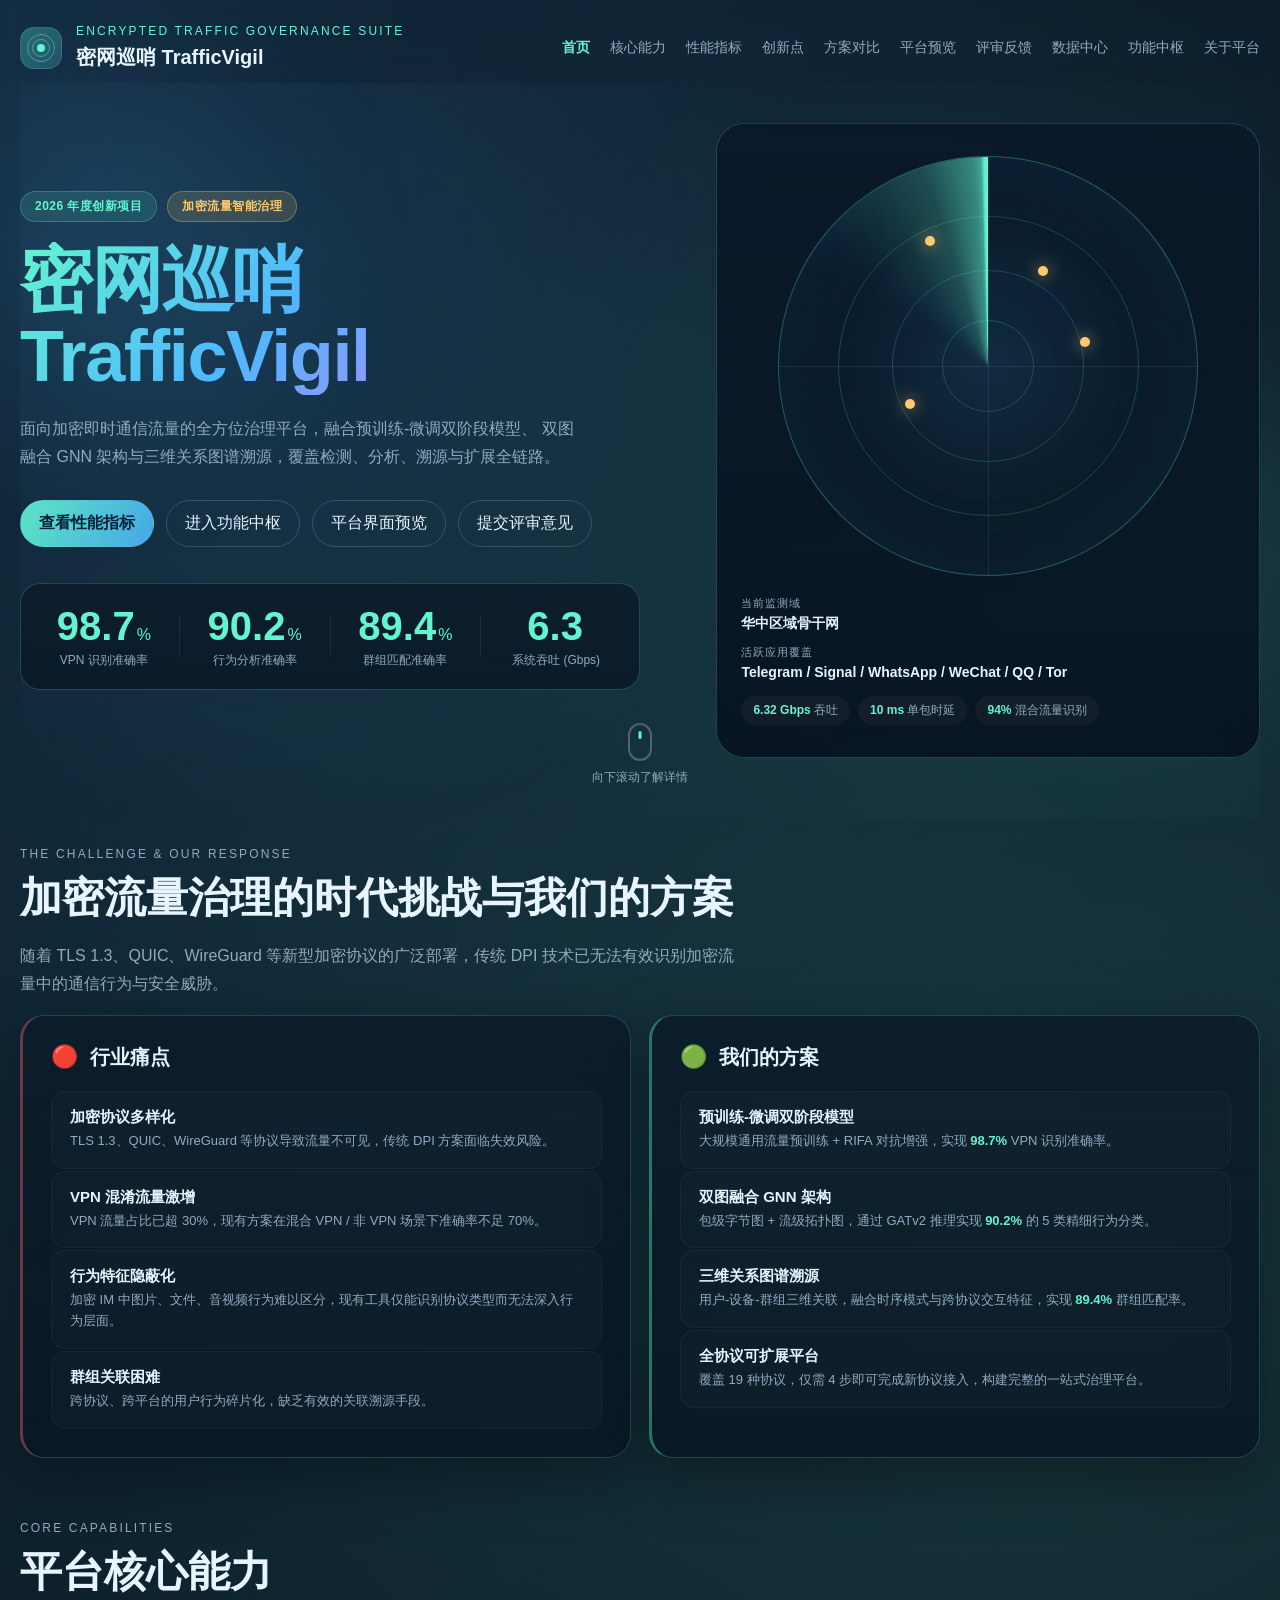
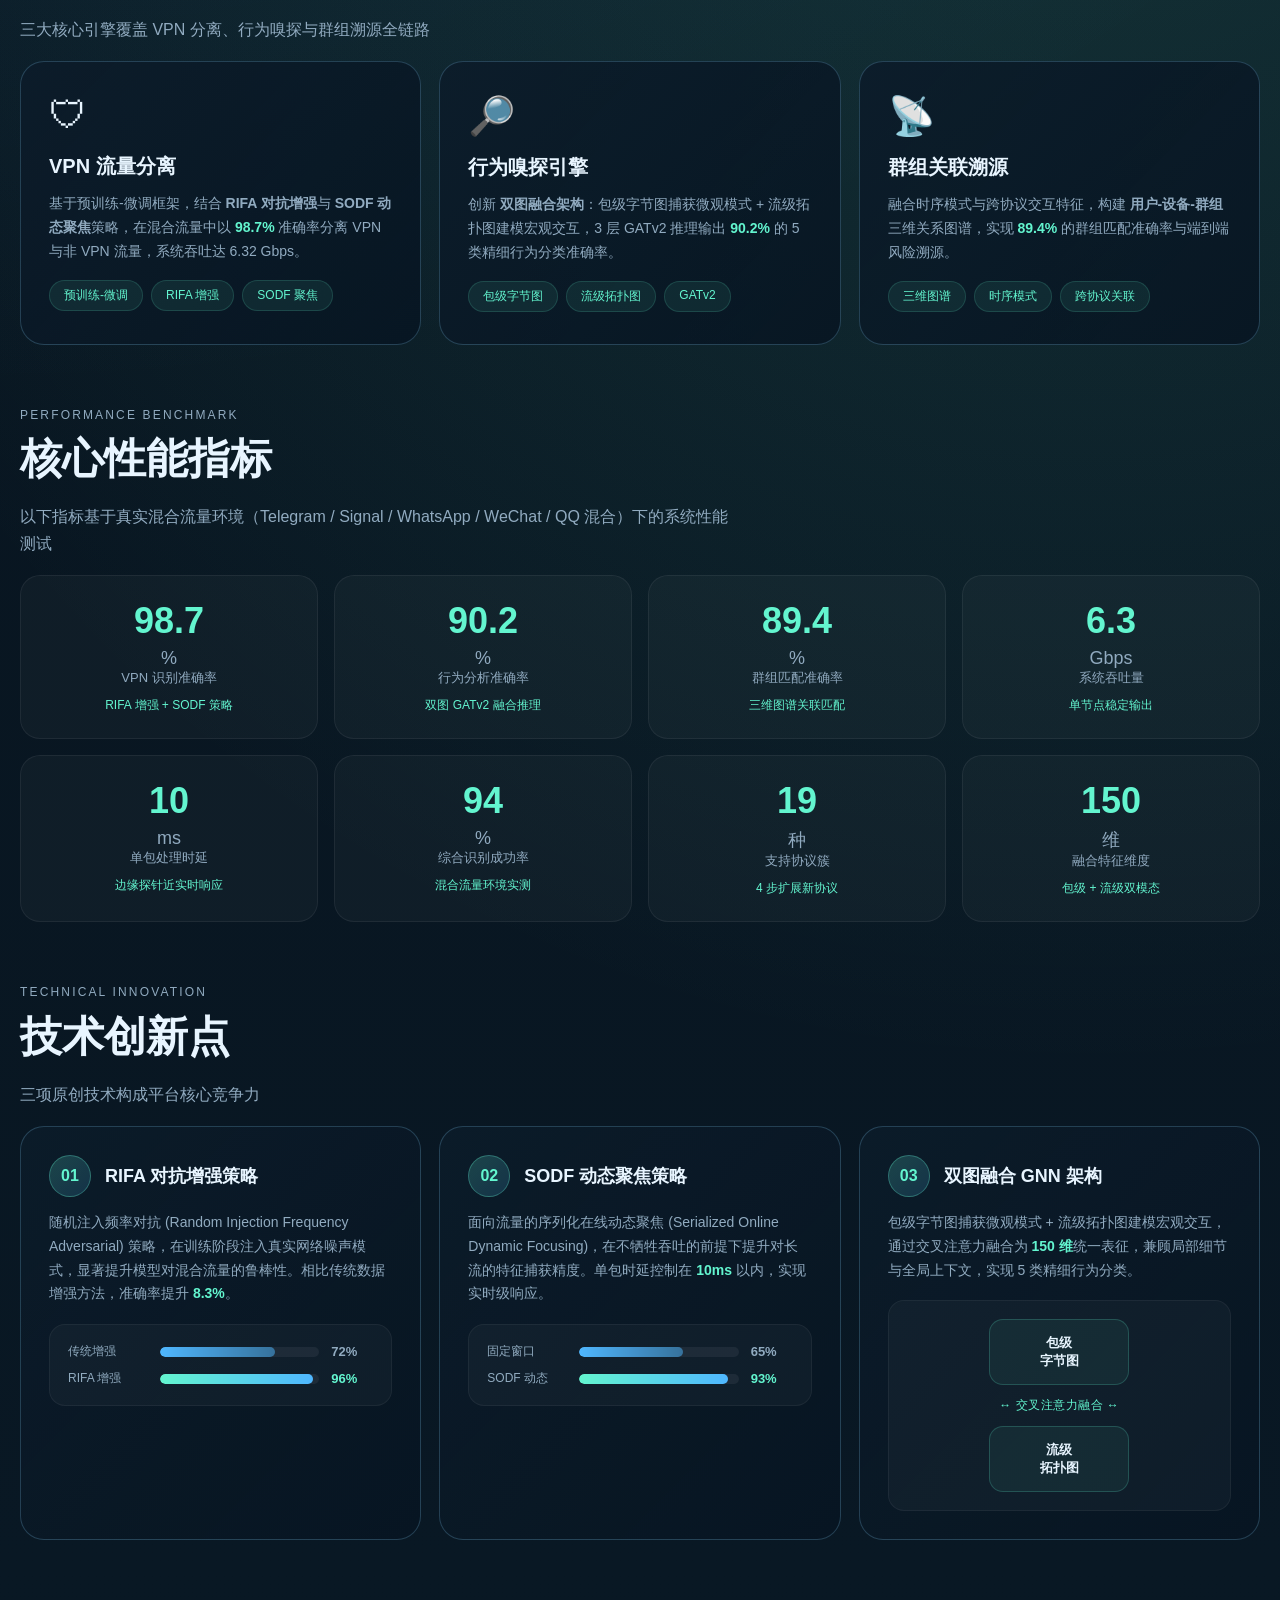
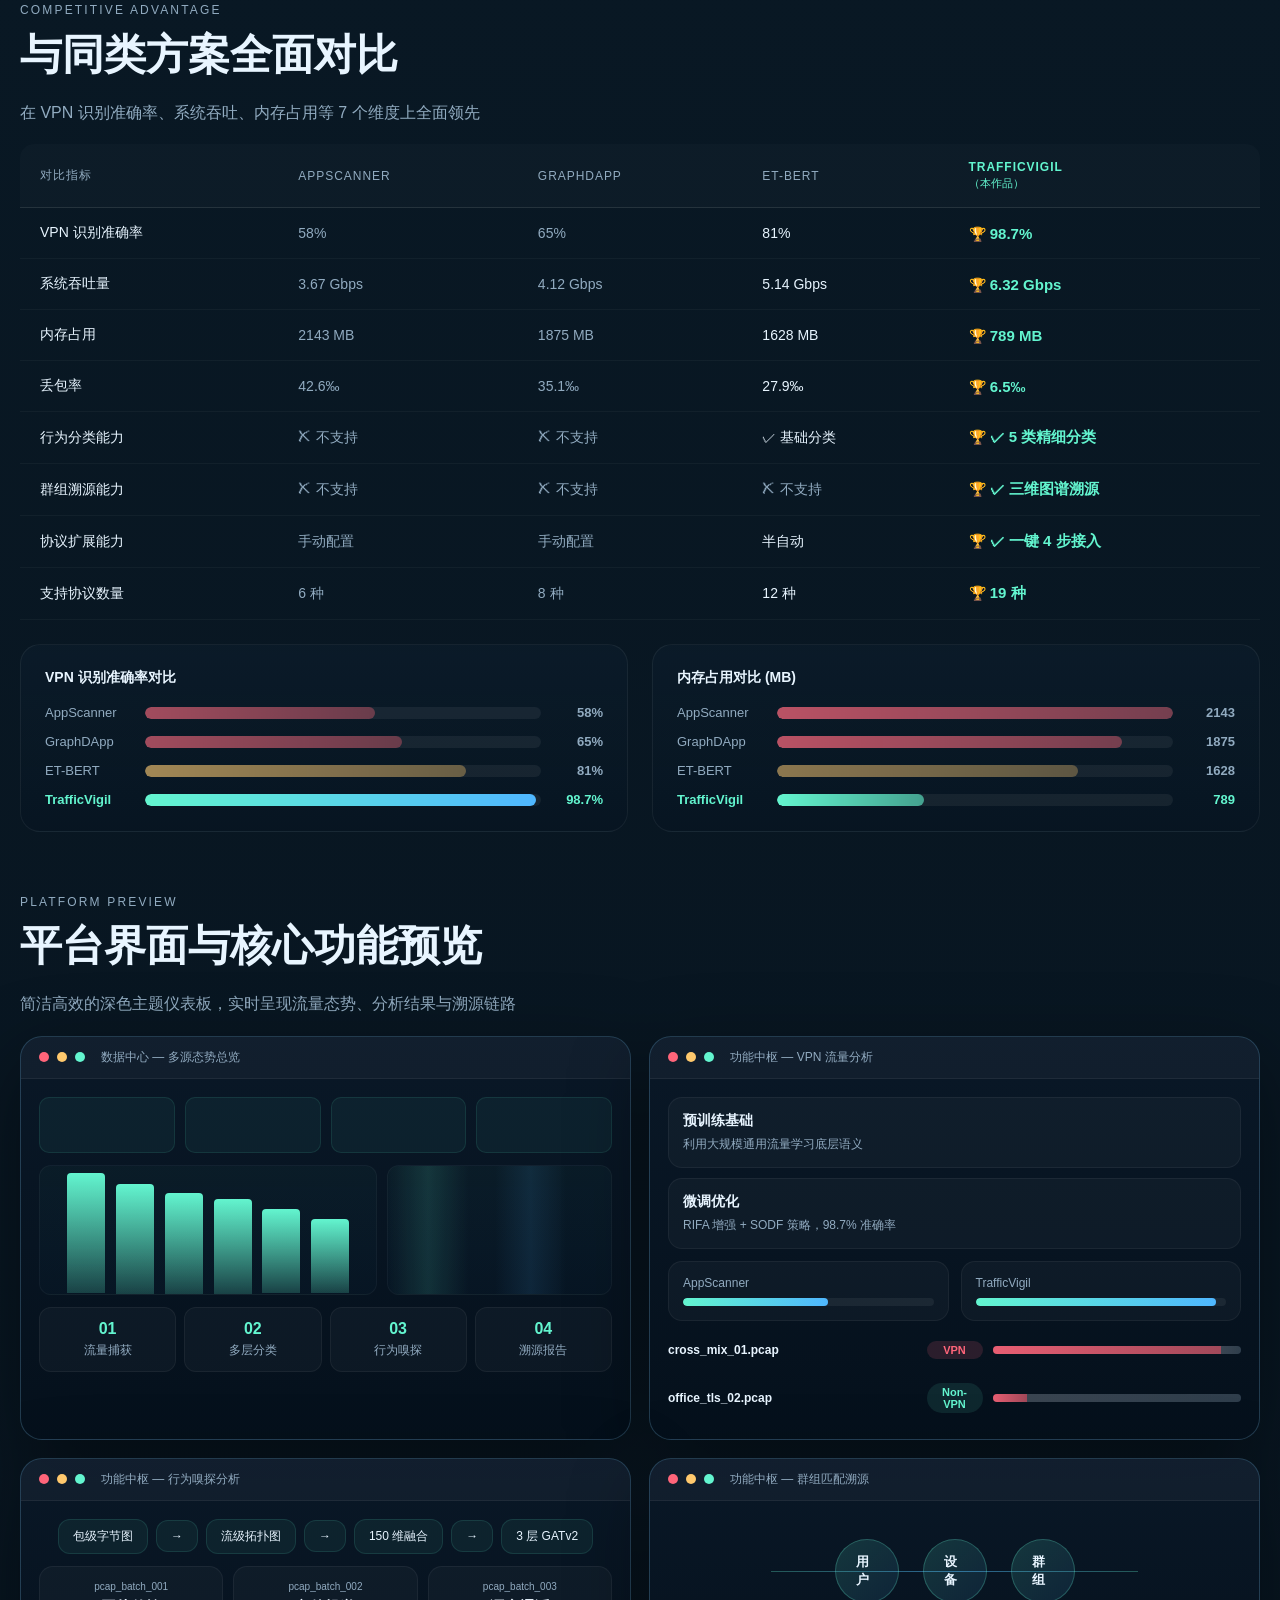
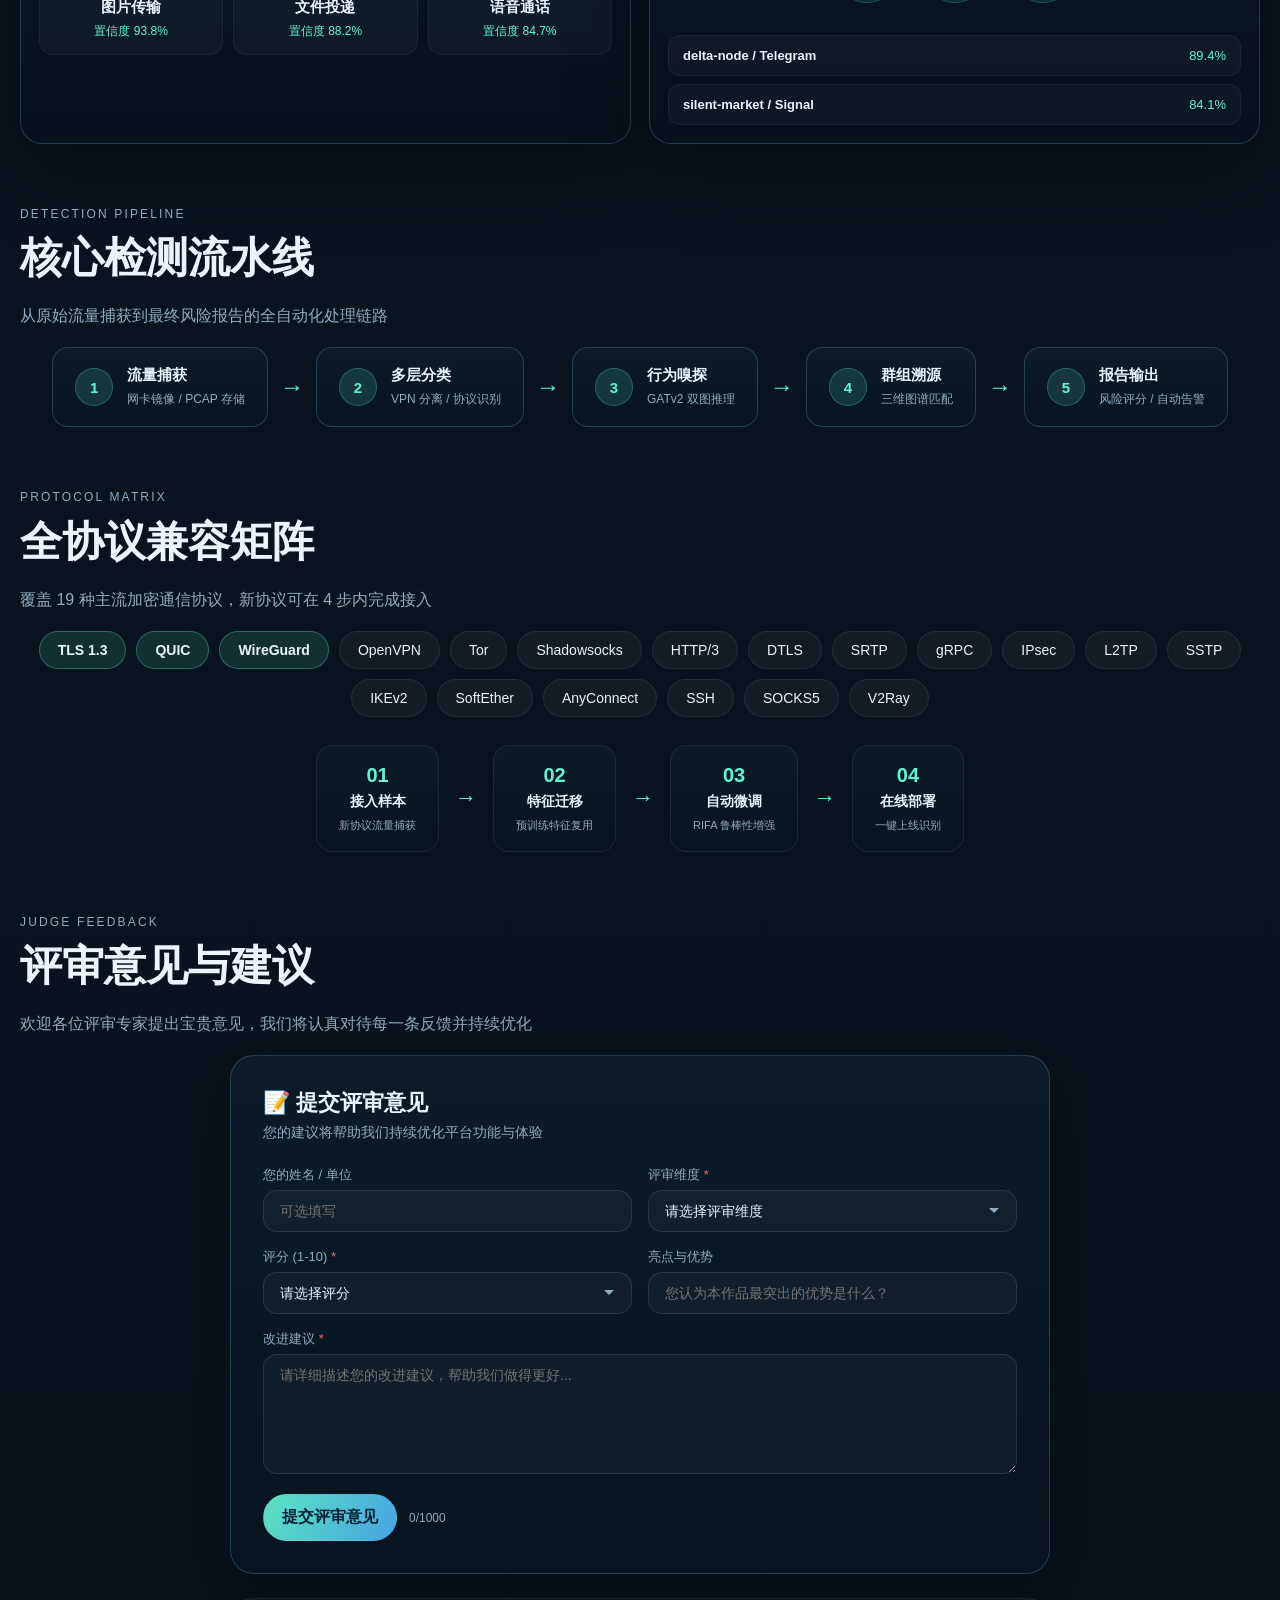
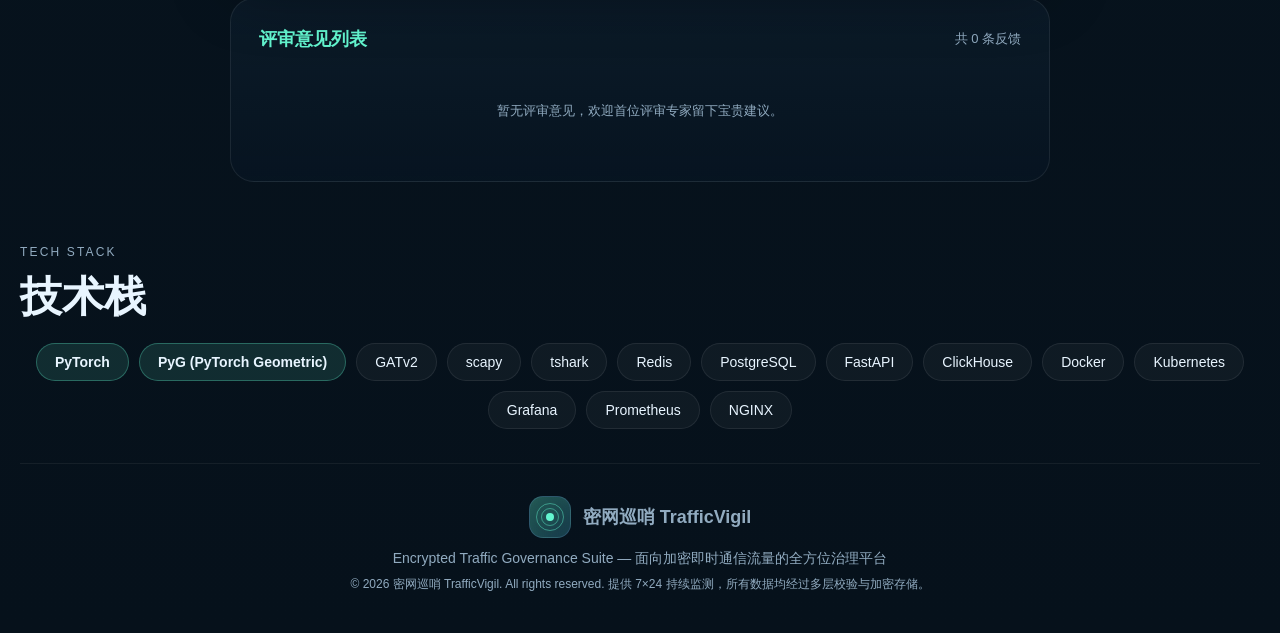
<file: index.html>
<!DOCTYPE html>
<html lang="zh-CN">
<head>
  <meta charset="UTF-8">
  <meta name="viewport" content="width=device-width, initial-scale=1.0">
  <title>密网巡哨 TrafficVigil — 加密流量智能治理平台</title>
  <meta name="description" content="融合多模态大数据的加密流量识别溯源系统，覆盖检测、分析、溯源与扩展全链路。">
  <link rel="stylesheet" href="styles.css">
</head>
<body>
  <div class="ambient ambient-a"></div>
  <div class="ambient ambient-b"></div>

  <!-- ═══ NAVIGATION ═══ -->
  <header class="topbar" id="topbar">
    <div class="brand">
      <div class="brand-mark">
        <span></span><span></span><span></span>
      </div>
      <div>
        <p class="eyebrow">Encrypted Traffic Governance Suite</p>
        <h1>密网巡哨 TrafficVigil</h1>
      </div>
    </div>
    <nav class="topnav">
      <a href="#hero" class="nav-current">首页</a>
      <a href="#capabilities">核心能力</a>
      <a href="#metrics">性能指标</a>
      <a href="#innovation">创新点</a>
      <a href="#comparison">方案对比</a>
      <a href="#preview">平台预览</a>
      <a href="#feedback">评审反馈</a>
      <a href="dashboard.html">数据中心</a>
      <a href="workspace.html">功能中枢</a>
      <a href="about.html">关于平台</a>
    </nav>
  </header>

  <main>
    <!-- ═══ HERO ═══ -->
    <section class="hero-wrap" id="hero">
      <div class="hero-bg-grid"></div>
      <div class="hero-content">
        <div class="hero-badge-row">
          <span class="badge teal">2026 年度创新项目</span>
          <span class="badge gold">加密流量智能治理</span>
        </div>
        <h2 class="hero-title gradient-text">密网巡哨<br>TrafficVigil</h2>
        <p class="hero-desc">
          面向加密即时通信流量的全方位治理平台，融合预训练-微调双阶段模型、
          双图融合 GNN 架构与三维关系图谱溯源，覆盖检测、分析、溯源与扩展全链路。
        </p>
        <div class="hero-actions">
          <a class="primary-button" href="#metrics">查看性能指标</a>
          <a class="secondary-button" href="workspace.html">进入功能中枢</a>
          <a class="secondary-button" href="#preview">平台界面预览</a>
          <a class="secondary-button" href="#feedback">提交评审意见</a>
        </div>
        <div class="hero-kpi-row">
          <div class="hero-kpi">
            <span class="hero-kpi-num" data-counter="98.7">0</span>
            <span class="hero-kpi-label">VPN 识别准确率</span>
          </div>
          <div class="hero-kpi-divider"></div>
          <div class="hero-kpi">
            <span class="hero-kpi-num" data-counter="90.2">0</span>
            <span class="hero-kpi-label">行为分析准确率</span>
          </div>
          <div class="hero-kpi-divider"></div>
          <div class="hero-kpi">
            <span class="hero-kpi-num" data-counter="89.4">0</span>
            <span class="hero-kpi-label">群组匹配准确率</span>
          </div>
          <div class="hero-kpi-divider"></div>
          <div class="hero-kpi">
            <span class="hero-kpi-num" data-counter="6.32">0</span>
            <span class="hero-kpi-label">系统吞吐 (Gbps)</span>
          </div>
        </div>
      </div>

      <!-- Radar Visual -->
      <div class="hero-radar-glass">
        <div class="radar">
          <div class="radar-ring ring-1"></div>
          <div class="radar-ring ring-2"></div>
          <div class="radar-ring ring-3"></div>
          <div class="radar-sweep"></div>
          <span class="radar-point point-1"></span>
          <span class="radar-point point-2"></span>
          <span class="radar-point point-3"></span>
          <span class="radar-point point-4"></span>
        </div>
        <div class="radar-info">
          <div class="radar-info-item"><label>当前监测域</label><strong>华中区域骨干网</strong></div>
          <div class="radar-info-item"><label>活跃应用覆盖</label><strong>Telegram / Signal / WhatsApp / WeChat / QQ / Tor</strong></div>
          <div class="radar-info-tags">
            <span><b>6.32 Gbps</b> 吞吐</span>
            <span><b>10 ms</b> 单包时延</span>
            <span><b>94%</b> 混合流量识别</span>
          </div>
        </div>
      </div>

      <div class="hero-scroll-hint">
        <div class="mouse-icon"></div>
        <span>向下滚动了解详情</span>
      </div>
    </section>

    <!-- ═══ PROBLEM & SOLUTION ═══ -->
    <section class="section reveal-section" id="problem">
      <div class="section-heading">
        <p class="eyebrow">The Challenge & Our Response</p>
        <h3>加密流量治理的时代挑战与我们的方案</h3>
        <p>随着 TLS 1.3、QUIC、WireGuard 等新型加密协议的广泛部署，传统 DPI 技术已无法有效识别加密流量中的通信行为与安全威胁。</p>
      </div>
      <div class="two-col">
        <article class="glass ps-card ps-pain">
          <div class="ps-card-header">
            <span class="ps-icon">&#128308;</span>
            <h4>行业痛点</h4>
          </div>
          <ul class="ps-list">
            <li>
              <strong>加密协议多样化</strong>
              <p>TLS 1.3、QUIC、WireGuard 等协议导致流量不可见，传统 DPI 方案面临失效风险。</p>
            </li>
            <li>
              <strong>VPN 混淆流量激增</strong>
              <p>VPN 流量占比已超 30%，现有方案在混合 VPN / 非 VPN 场景下准确率不足 70%。</p>
            </li>
            <li>
              <strong>行为特征隐蔽化</strong>
              <p>加密 IM 中图片、文件、音视频行为难以区分，现有工具仅能识别协议类型而无法深入行为层面。</p>
            </li>
            <li>
              <strong>群组关联困难</strong>
              <p>跨协议、跨平台的用户行为碎片化，缺乏有效的关联溯源手段。</p>
            </li>
          </ul>
        </article>
        <article class="glass ps-card ps-solution">
          <div class="ps-card-header">
            <span class="ps-icon">&#128994;</span>
            <h4>我们的方案</h4>
          </div>
          <ul class="ps-list">
            <li>
              <strong>预训练-微调双阶段模型</strong>
              <p>大规模通用流量预训练 + RIFA 对抗增强，实现 <em>98.7%</em> VPN 识别准确率。</p>
            </li>
            <li>
              <strong>双图融合 GNN 架构</strong>
              <p>包级字节图 + 流级拓扑图，通过 GATv2 推理实现 <em>90.2%</em> 的 5 类精细行为分类。</p>
            </li>
            <li>
              <strong>三维关系图谱溯源</strong>
              <p>用户-设备-群组三维关联，融合时序模式与跨协议交互特征，实现 <em>89.4%</em> 群组匹配率。</p>
            </li>
            <li>
              <strong>全协议可扩展平台</strong>
              <p>覆盖 19 种协议，仅需 4 步即可完成新协议接入，构建完整的一站式治理平台。</p>
            </li>
          </ul>
        </article>
      </div>
    </section>

    <!-- ═══ CORE CAPABILITIES ═══ -->
    <section class="section reveal-section" id="capabilities">
      <div class="section-heading">
        <p class="eyebrow">Core Capabilities</p>
        <h3>平台核心能力</h3>
        <p>三大核心引擎覆盖 VPN 分离、行为嗅探与群组溯源全链路</p>
      </div>
      <div class="three-col">
        <article class="cap-card">
          <div class="cap-card-icon">&#128737;</div>
          <h4>VPN 流量分离</h4>
          <p>基于预训练-微调框架，结合 <strong>RIFA 对抗增强</strong>与 <strong>SODF 动态聚焦</strong>策略，在混合流量中以 <b class="hi">98.7%</b> 准确率分离 VPN 与非 VPN 流量，系统吞吐达 6.32 Gbps。</p>
          <div class="cap-card-tech">
            <span>预训练-微调</span><span>RIFA 增强</span><span>SODF 聚焦</span>
          </div>
        </article>
        <article class="cap-card">
          <div class="cap-card-icon">&#128270;</div>
          <h4>行为嗅探引擎</h4>
          <p>创新 <strong>双图融合架构</strong>：包级字节图捕获微观模式 + 流级拓扑图建模宏观交互，3 层 GATv2 推理输出 <b class="hi">90.2%</b> 的 5 类精细行为分类准确率。</p>
          <div class="cap-card-tech">
            <span>包级字节图</span><span>流级拓扑图</span><span>GATv2</span>
          </div>
        </article>
        <article class="cap-card">
          <div class="cap-card-icon">&#128225;</div>
          <h4>群组关联溯源</h4>
          <p>融合时序模式与跨协议交互特征，构建 <strong>用户-设备-群组</strong>三维关系图谱，实现 <b class="hi">89.4%</b> 的群组匹配准确率与端到端风险溯源。</p>
          <div class="cap-card-tech">
            <span>三维图谱</span><span>时序模式</span><span>跨协议关联</span>
          </div>
        </article>
      </div>
    </section>

    <!-- ═══ PERFORMANCE METRICS ═══ -->
    <section class="section reveal-section" id="metrics">
      <div class="section-heading">
        <p class="eyebrow">Performance Benchmark</p>
        <h3>核心性能指标</h3>
        <p>以下指标基于真实混合流量环境（Telegram / Signal / WhatsApp / WeChat / QQ 混合）下的系统性能测试</p>
      </div>
      <div class="stat-grid">
        <article class="stat-card">
          <span class="stat-value" data-counter="98.7">0</span>
          <span class="stat-unit">%</span>
          <span class="stat-label">VPN 识别准确率</span>
          <span class="stat-change up">RIFA 增强 + SODF 策略</span>
        </article>
        <article class="stat-card">
          <span class="stat-value" data-counter="90.2">0</span>
          <span class="stat-unit">%</span>
          <span class="stat-label">行为分析准确率</span>
          <span class="stat-change up">双图 GATv2 融合推理</span>
        </article>
        <article class="stat-card">
          <span class="stat-value" data-counter="89.4">0</span>
          <span class="stat-unit">%</span>
          <span class="stat-label">群组匹配准确率</span>
          <span class="stat-change up">三维图谱关联匹配</span>
        </article>
        <article class="stat-card">
          <span class="stat-value" data-counter="6.32">0</span>
          <span class="stat-unit">Gbps</span>
          <span class="stat-label">系统吞吐量</span>
          <span class="stat-change up">单节点稳定输出</span>
        </article>
        <article class="stat-card">
          <span class="stat-value" data-counter="10">0</span>
          <span class="stat-unit">ms</span>
          <span class="stat-label">单包处理时延</span>
          <span class="stat-change up">边缘探针近实时响应</span>
        </article>
        <article class="stat-card">
          <span class="stat-value" data-counter="94">0</span>
          <span class="stat-unit">%</span>
          <span class="stat-label">综合识别成功率</span>
          <span class="stat-change up">混合流量环境实测</span>
        </article>
        <article class="stat-card">
          <span class="stat-value" data-counter="19">0</span>
          <span class="stat-unit">种</span>
          <span class="stat-label">支持协议簇</span>
          <span class="stat-change up">4 步扩展新协议</span>
        </article>
        <article class="stat-card">
          <span class="stat-value" data-counter="150">0</span>
          <span class="stat-unit">维</span>
          <span class="stat-label">融合特征维度</span>
          <span class="stat-change up">包级 + 流级双模态</span>
        </article>
      </div>
    </section>

    <!-- ═══ INNOVATION ═══ -->
    <section class="section reveal-section" id="innovation">
      <div class="section-heading">
        <p class="eyebrow">Technical Innovation</p>
        <h3>技术创新点</h3>
        <p>三项原创技术构成平台核心竞争力</p>
      </div>
      <div class="three-col">
        <article class="innov-card">
          <div class="innov-card-top">
            <span class="innov-num">01</span>
            <h4>RIFA 对抗增强策略</h4>
          </div>
          <p>随机注入频率对抗 (Random Injection Frequency Adversarial) 策略，在训练阶段注入真实网络噪声模式，显著提升模型对混合流量的鲁棒性。相比传统数据增强方法，准确率提升 <b class="hi">8.3%</b>。</p>
          <div class="innov-card-visual">
            <div class="innov-bar-group">
              <div class="innov-bar-label">传统增强</div><div class="innov-bar-shell"><div class="innov-bar-fill" style="width:72%"></div></div><div class="innov-bar-val">72%</div>
              <div class="innov-bar-label">RIFA 增强</div><div class="innov-bar-shell"><div class="innov-bar-fill accent" style="width:96%"></div></div><div class="innov-bar-val hi">96%</div>
            </div>
          </div>
        </article>
        <article class="innov-card">
          <div class="innov-card-top">
            <span class="innov-num">02</span>
            <h4>SODF 动态聚焦策略</h4>
          </div>
          <p>面向流量的序列化在线动态聚焦 (Serialized Online Dynamic Focusing)，在不牺牲吞吐的前提下提升对长流的特征捕获精度。单包时延控制在 <b class="hi">10ms</b> 以内，实现实时级响应。</p>
          <div class="innov-card-visual">
            <div class="innov-bar-group">
              <div class="innov-bar-label">固定窗口</div><div class="innov-bar-shell"><div class="innov-bar-fill" style="width:65%"></div></div><div class="innov-bar-val">65%</div>
              <div class="innov-bar-label">SODF 动态</div><div class="innov-bar-shell"><div class="innov-bar-fill accent" style="width:93%"></div></div><div class="innov-bar-val hi">93%</div>
            </div>
          </div>
        </article>
        <article class="innov-card">
          <div class="innov-card-top">
            <span class="innov-num">03</span>
            <h4>双图融合 GNN 架构</h4>
          </div>
          <p>包级字节图捕获微观模式 + 流级拓扑图建模宏观交互，通过交叉注意力融合为 <b class="hi">150 维</b>统一表征，兼顾局部细节与全局上下文，实现 5 类精细行为分类。</p>
          <div class="innov-card-visual dual-graph-viz">
            <div class="dg-node">包级<br>字节图</div>
            <div class="dg-fusion">&harr; 交叉注意力融合 &harr;</div>
            <div class="dg-node">流级<br>拓扑图</div>
          </div>
        </article>
      </div>
    </section>

    <!-- ═══ COMPARISON ═══ -->
    <section class="section reveal-section" id="comparison">
      <div class="section-heading">
        <p class="eyebrow">Competitive Advantage</p>
        <h3>与同类方案全面对比</h3>
        <p>在 VPN 识别准确率、系统吞吐、内存占用等 7 个维度上全面领先</p>
      </div>
      <div class="compare-wrapper">
        <table class="compare-table-full">
          <thead>
            <tr>
              <th>对比指标</th>
              <th>AppScanner</th>
              <th>GraphDApp</th>
              <th>ET-BERT</th>
              <th class="our-col">TrafficVigil<br><small>（本作品）</small></th>
            </tr>
          </thead>
          <tbody>
            <tr>
              <td>VPN 识别准确率</td>
              <td class="lose">58%</td>
              <td class="lose">65%</td>
              <td class="mid">81%</td>
              <td class="win"><span class="rank-badge">&#127942;</span> 98.7%</td>
            </tr>
            <tr>
              <td>系统吞吐量</td>
              <td class="lose">3.67 Gbps</td>
              <td class="lose">4.12 Gbps</td>
              <td class="mid">5.14 Gbps</td>
              <td class="win"><span class="rank-badge">&#127942;</span> 6.32 Gbps</td>
            </tr>
            <tr>
              <td>内存占用</td>
              <td class="lose">2143 MB</td>
              <td class="lose">1875 MB</td>
              <td class="mid">1628 MB</td>
              <td class="win"><span class="rank-badge">&#127942;</span> 789 MB</td>
            </tr>
            <tr>
              <td>丢包率</td>
              <td class="lose">42.6‰</td>
              <td class="lose">35.1‰</td>
              <td class="mid">27.9‰</td>
              <td class="win"><span class="rank-badge">&#127942;</span> 6.5‰</td>
            </tr>
            <tr>
              <td>行为分类能力</td>
              <td class="lose">&#10007; 不支持</td>
              <td class="lose">&#10007; 不支持</td>
              <td class="mid">&#10003; 基础分类</td>
              <td class="win"><span class="rank-badge">&#127942;</span> &#10003; 5 类精细分类</td>
            </tr>
            <tr>
              <td>群组溯源能力</td>
              <td class="lose">&#10007; 不支持</td>
              <td class="lose">&#10007; 不支持</td>
              <td class="lose">&#10007; 不支持</td>
              <td class="win"><span class="rank-badge">&#127942;</span> &#10003; 三维图谱溯源</td>
            </tr>
            <tr>
              <td>协议扩展能力</td>
              <td class="lose">手动配置</td>
              <td class="lose">手动配置</td>
              <td class="mid">半自动</td>
              <td class="win"><span class="rank-badge">&#127942;</span> &#10003; 一键 4 步接入</td>
            </tr>
            <tr>
              <td>支持协议数量</td>
              <td class="lose">6 种</td>
              <td class="lose">8 种</td>
              <td class="mid">12 种</td>
              <td class="win"><span class="rank-badge">&#127942;</span> 19 种</td>
            </tr>
          </tbody>
        </table>
      </div>
      <div class="compare-chart-row">
        <div class="compare-chart-item">
          <div class="compare-chart-label">VPN 识别准确率对比</div>
          <div class="compare-bars">
            <div class="cbar-group">
              <span class="cbar-name">AppScanner</span>
              <div class="cbar-shell"><div class="cbar-fill cbar-low" style="width:58%"></div></div>
              <span class="cbar-val">58%</span>
            </div>
            <div class="cbar-group">
              <span class="cbar-name">GraphDApp</span>
              <div class="cbar-shell"><div class="cbar-fill cbar-low" style="width:65%"></div></div>
              <span class="cbar-val">65%</span>
            </div>
            <div class="cbar-group">
              <span class="cbar-name">ET-BERT</span>
              <div class="cbar-shell"><div class="cbar-fill cbar-mid" style="width:81%"></div></div>
              <span class="cbar-val">81%</span>
            </div>
            <div class="cbar-group our">
              <span class="cbar-name">TrafficVigil</span>
              <div class="cbar-shell"><div class="cbar-fill cbar-high" style="width:98.7%"></div></div>
              <span class="cbar-val win-val">98.7%</span>
            </div>
          </div>
        </div>
        <div class="compare-chart-item">
          <div class="compare-chart-label">内存占用对比 (MB)</div>
          <div class="compare-bars">
            <div class="cbar-group">
              <span class="cbar-name">AppScanner</span>
              <div class="cbar-shell"><div class="cbar-fill cbar-bad" style="width:100%"></div></div>
              <span class="cbar-val">2143</span>
            </div>
            <div class="cbar-group">
              <span class="cbar-name">GraphDApp</span>
              <div class="cbar-shell"><div class="cbar-fill cbar-bad" style="width:87%"></div></div>
              <span class="cbar-val">1875</span>
            </div>
            <div class="cbar-group">
              <span class="cbar-name">ET-BERT</span>
              <div class="cbar-shell"><div class="cbar-fill cbar-mid2" style="width:76%"></div></div>
              <span class="cbar-val">1628</span>
            </div>
            <div class="cbar-group our">
              <span class="cbar-name">TrafficVigil</span>
              <div class="cbar-shell"><div class="cbar-fill cbar-best" style="width:37%"></div></div>
              <span class="cbar-val win-val">789</span>
            </div>
          </div>
        </div>
      </div>
    </section>

    <!-- ═══ PLATFORM PREVIEW ═══ -->
    <section class="section reveal-section" id="preview">
      <div class="section-heading">
        <p class="eyebrow">Platform Preview</p>
        <h3>平台界面与核心功能预览</h3>
        <p>简洁高效的深色主题仪表板，实时呈现流量态势、分析结果与溯源链路</p>
      </div>

      <!-- Screenshot area — replace src with actual screenshots -->
      <div class="preview-grid">
        <div class="preview-card">
          <div class="preview-card-head">
            <span class="preview-dot"></span><span class="preview-dot"></span><span class="preview-dot"></span>
            <span class="preview-title">数据中心 — 多源态势总览</span>
          </div>
          <div class="preview-card-body">
            <div class="preview-stats-row">
              <div class="preview-stat-block"></div>
              <div class="preview-stat-block"></div>
              <div class="preview-stat-block"></div>
              <div class="preview-stat-block"></div>
            </div>
            <div class="preview-chart-row">
              <div class="preview-chart">
                <div class="preview-bars">
                  <span style="height:94%"></span><span style="height:86%"></span>
                  <span style="height:79%"></span><span style="height:74%"></span>
                  <span style="height:66%"></span><span style="height:58%"></span>
                </div>
              </div>
              <div class="preview-chart">
                <div class="preview-line-chart"></div>
              </div>
            </div>
            <div class="preview-pipeline">
              <div><span>01</span> 流量捕获</div>
              <div><span>02</span> 多层分类</div>
              <div><span>03</span> 行为嗅探</div>
              <div><span>04</span> 溯源报告</div>
            </div>
          </div>
        </div>
        <div class="preview-card">
          <div class="preview-card-head">
            <span class="preview-dot"></span><span class="preview-dot"></span><span class="preview-dot"></span>
            <span class="preview-title">功能中枢 — VPN 流量分析</span>
          </div>
          <div class="preview-card-body">
            <div class="preview-stack">
              <div><strong>预训练基础</strong><span>利用大规模通用流量学习底层语义</span></div>
              <div><strong>微调优化</strong><span>RIFA 增强 + SODF 策略，98.7% 准确率</span></div>
            </div>
            <div class="preview-compare">
              <div class="preview-compare-item">
                <span>AppScanner</span>
                <div class="preview-mini-bar"><span style="width:58%"></span></div>
              </div>
              <div class="preview-compare-item">
                <span>TrafficVigil</span>
                <div class="preview-mini-bar"><span style="width:96%"></span></div>
              </div>
            </div>
            <div class="preview-vpn-rows">
              <div class="preview-vpn-row">
                <strong>cross_mix_01.pcap</strong><span class="tag-vpn">VPN</span>
                <div class="preview-prob"><span style="width:92%"></span><span style="width:8%"></span></div>
              </div>
              <div class="preview-vpn-row">
                <strong>office_tls_02.pcap</strong><span class="tag-nonvpn">Non-VPN</span>
                <div class="preview-prob"><span style="width:14%"></span><span style="width:86%"></span></div>
              </div>
            </div>
          </div>
        </div>
        <div class="preview-card">
          <div class="preview-card-head">
            <span class="preview-dot"></span><span class="preview-dot"></span><span class="preview-dot"></span>
            <span class="preview-title">功能中枢 — 行为嗅探分析</span>
          </div>
          <div class="preview-card-body">
            <div class="preview-gnn">
              <span>包级字节图</span><span>&rarr;</span><span>流级拓扑图</span><span>&rarr;</span><span>150 维融合</span><span>&rarr;</span><span>3 层 GATv2</span>
            </div>
            <div class="preview-behavior-cards">
              <div class="preview-bcard">
                <small>pcap_batch_001</small>
                <strong>图片传输</strong>
                <span>置信度 93.8%</span>
              </div>
              <div class="preview-bcard">
                <small>pcap_batch_002</small>
                <strong>文件投递</strong>
                <span>置信度 88.2%</span>
              </div>
              <div class="preview-bcard">
                <small>pcap_batch_003</small>
                <strong>语音通话</strong>
                <span>置信度 84.7%</span>
              </div>
            </div>
          </div>
        </div>
        <div class="preview-card">
          <div class="preview-card-head">
            <span class="preview-dot"></span><span class="preview-dot"></span><span class="preview-dot"></span>
            <span class="preview-title">功能中枢 — 群组匹配溯源</span>
          </div>
          <div class="preview-card-body">
            <div class="preview-trace-map">
              <span class="pt-node">用户</span>
              <span class="pt-node">设备</span>
              <span class="pt-node">群组</span>
            </div>
            <div class="preview-trace-results">
              <div class="preview-trace-item">
                <strong>delta-node / Telegram</strong>
                <span class="hi">89.4%</span>
              </div>
              <div class="preview-trace-item">
                <strong>silent-market / Signal</strong>
                <span class="hi">84.1%</span>
              </div>
            </div>
          </div>
        </div>
      </div>
    </section>

    <!-- ═══ PIPELINE ═══ -->
    <section class="section reveal-section" id="pipeline">
      <div class="section-heading">
        <p class="eyebrow">Detection Pipeline</p>
        <h3>核心检测流水线</h3>
        <p>从原始流量捕获到最终风险报告的全自动化处理链路</p>
      </div>
      <div class="pipeline-viz">
        <div class="pipe-step">
          <div class="pipe-num">1</div>
          <div class="pipe-content">
            <strong>流量捕获</strong>
            <small>网卡镜像 / PCAP 存储</small>
          </div>
        </div>
        <div class="pipe-connector"><span>&rarr;</span></div>
        <div class="pipe-step">
          <div class="pipe-num">2</div>
          <div class="pipe-content">
            <strong>多层分类</strong>
            <small>VPN 分离 / 协议识别</small>
          </div>
        </div>
        <div class="pipe-connector"><span>&rarr;</span></div>
        <div class="pipe-step">
          <div class="pipe-num">3</div>
          <div class="pipe-content">
            <strong>行为嗅探</strong>
            <small>GATv2 双图推理</small>
          </div>
        </div>
        <div class="pipe-connector"><span>&rarr;</span></div>
        <div class="pipe-step">
          <div class="pipe-num">4</div>
          <div class="pipe-content">
            <strong>群组溯源</strong>
            <small>三维图谱匹配</small>
          </div>
        </div>
        <div class="pipe-connector"><span>&rarr;</span></div>
        <div class="pipe-step">
          <div class="pipe-num">5</div>
          <div class="pipe-content">
            <strong>报告输出</strong>
            <small>风险评分 / 自动告警</small>
          </div>
        </div>
      </div>
    </section>

    <!-- ═══ PROTOCOL MATRIX ═══ -->
    <section class="section reveal-section" id="protocols">
      <div class="section-heading">
        <p class="eyebrow">Protocol Matrix</p>
        <h3>全协议兼容矩阵</h3>
        <p>覆盖 19 种主流加密通信协议，新协议可在 4 步内完成接入</p>
      </div>
      <div class="protocol-grid">
        <span class="ptag featured">TLS 1.3</span>
        <span class="ptag featured">QUIC</span>
        <span class="ptag featured">WireGuard</span>
        <span class="ptag">OpenVPN</span>
        <span class="ptag">Tor</span>
        <span class="ptag">Shadowsocks</span>
        <span class="ptag">HTTP/3</span>
        <span class="ptag">DTLS</span>
        <span class="ptag">SRTP</span>
        <span class="ptag">gRPC</span>
        <span class="ptag">IPsec</span>
        <span class="ptag">L2TP</span>
        <span class="ptag">SSTP</span>
        <span class="ptag">IKEv2</span>
        <span class="ptag">SoftEther</span>
        <span class="ptag">AnyConnect</span>
        <span class="ptag">SSH</span>
        <span class="ptag">SOCKS5</span>
        <span class="ptag">V2Ray</span>
      </div>
      <div class="protocol-extend-flow">
        <div class="pef-step">
          <span class="pef-num">01</span>
          <strong>接入样本</strong>
          <small>新协议流量捕获</small>
        </div>
        <span class="pef-arrow">&rarr;</span>
        <div class="pef-step">
          <span class="pef-num">02</span>
          <strong>特征迁移</strong>
          <small>预训练特征复用</small>
        </div>
        <span class="pef-arrow">&rarr;</span>
        <div class="pef-step">
          <span class="pef-num">03</span>
          <strong>自动微调</strong>
          <small>RIFA 鲁棒性增强</small>
        </div>
        <span class="pef-arrow">&rarr;</span>
        <div class="pef-step">
          <span class="pef-num">04</span>
          <strong>在线部署</strong>
          <small>一键上线识别</small>
        </div>
      </div>
    </section>

    <!-- ═══ JUDGE FEEDBACK ═══ -->
    <section class="section reveal-section" id="feedback">
      <div class="section-heading">
        <p class="eyebrow">Judge Feedback</p>
        <h3>评审意见与建议</h3>
        <p>欢迎各位评审专家提出宝贵意见，我们将认真对待每一条反馈并持续优化</p>
      </div>
      <div class="feedback-panel">
        <div class="feedback-panel-header">
          <h4>&#128221; 提交评审意见</h4>
          <p>您的建议将帮助我们持续优化平台功能与体验</p>
        </div>
        <form class="feedback-form" id="feedbackForm" onsubmit="event.preventDefault(); submitFeedback();">
          <div class="feedback-form-grid">
            <div class="ff-field">
              <label>您的姓名 / 单位</label>
              <input type="text" id="fbName" placeholder="可选填写" maxlength="50">
            </div>
            <div class="ff-field">
              <label>评审维度 <span class="required">*</span></label>
              <select id="fbDimension" required>
                <option value="">请选择评审维度</option>
                <option value="innovation">技术创新性</option>
                <option value="performance">性能指标表现</option>
                <option value="completeness">功能完整性</option>
                <option value="usability">平台易用性</option>
                <option value="applicability">实际应用价值</option>
                <option value="overall">整体综合评价</option>
              </select>
            </div>
            <div class="ff-field">
              <label>评分 (1-10) <span class="required">*</span></label>
              <select id="fbScore" required>
                <option value="">请选择评分</option>
                <option value="10">10 — 卓越</option>
                <option value="9">9 — 优秀</option>
                <option value="8">8 — 很好</option>
                <option value="7">7 — 良好</option>
                <option value="6">6 — 中等</option>
                <option value="5">5 — 一般</option>
                <option value="4">4 — 需改进</option>
                <option value="3">3 — 较差</option>
                <option value="2">2 — 差</option>
                <option value="1">1 — 很差</option>
              </select>
            </div>
            <div class="ff-field">
              <label>亮点与优势</label>
              <input type="text" id="fbStrength" placeholder="您认为本作品最突出的优势是什么？" maxlength="200">
            </div>
            <div class="ff-field full">
              <label>改进建议 <span class="required">*</span></label>
              <textarea id="fbSuggestion" placeholder="请详细描述您的改进建议，帮助我们做得更好..." required maxlength="1000"></textarea>
            </div>
          </div>
          <div class="feedback-form-actions">
            <button type="submit" class="primary-button">提交评审意见</button>
            <span class="ff-char-count" id="fbCharCount">0/1000</span>
          </div>
        </form>
        <div class="feedback-success" id="fbSuccess">
          &#10003; 感谢您的评审意见！您的反馈已记录，将帮助我们持续改进平台。
        </div>
      </div>
      <div class="feedback-list-panel show" id="fbList">
        <div class="feedback-list-header">
          <h4>评审意见列表</h4>
          <span id="fbCount">共 0 条反馈</span>
        </div>
        <div class="feedback-entries" id="fbEntries">
          <p class="fb-empty">暂无评审意见，欢迎首位评审专家留下宝贵建议。</p>
        </div>
      </div>
    </section>

    <!-- ═══ TECH STACK ═══ -->
    <section class="section reveal-section" id="techstack">
      <div class="section-heading">
        <p class="eyebrow">Tech Stack</p>
        <h3>技术栈</h3>
      </div>
      <div class="techstack-grid">
        <span class="ptag featured">PyTorch</span>
        <span class="ptag featured">PyG (PyTorch Geometric)</span>
        <span class="ptag">GATv2</span>
        <span class="ptag">scapy</span>
        <span class="ptag">tshark</span>
        <span class="ptag">Redis</span>
        <span class="ptag">PostgreSQL</span>
        <span class="ptag">FastAPI</span>
        <span class="ptag">ClickHouse</span>
        <span class="ptag">Docker</span>
        <span class="ptag">Kubernetes</span>
        <span class="ptag">Grafana</span>
        <span class="ptag">Prometheus</span>
        <span class="ptag">NGINX</span>
      </div>
    </section>
  </main>

  <footer class="site-footer">
    <div class="footer-content">
      <div class="footer-brand">
        <div class="brand-mark">
          <span></span><span></span><span></span>
        </div>
        <strong>密网巡哨 TrafficVigil</strong>
      </div>
      <p class="footer-desc">Encrypted Traffic Governance Suite — 面向加密即时通信流量的全方位治理平台</p>
      <p class="footer-copy">&copy; 2026 密网巡哨 TrafficVigil. All rights reserved. 提供 7×24 持续监测，所有数据均经过多层校验与加密存储。</p>
    </div>
  </footer>

  <script src="particles.js"></script>
  <script src="app.js"></script>
</body>
</html>
</file>
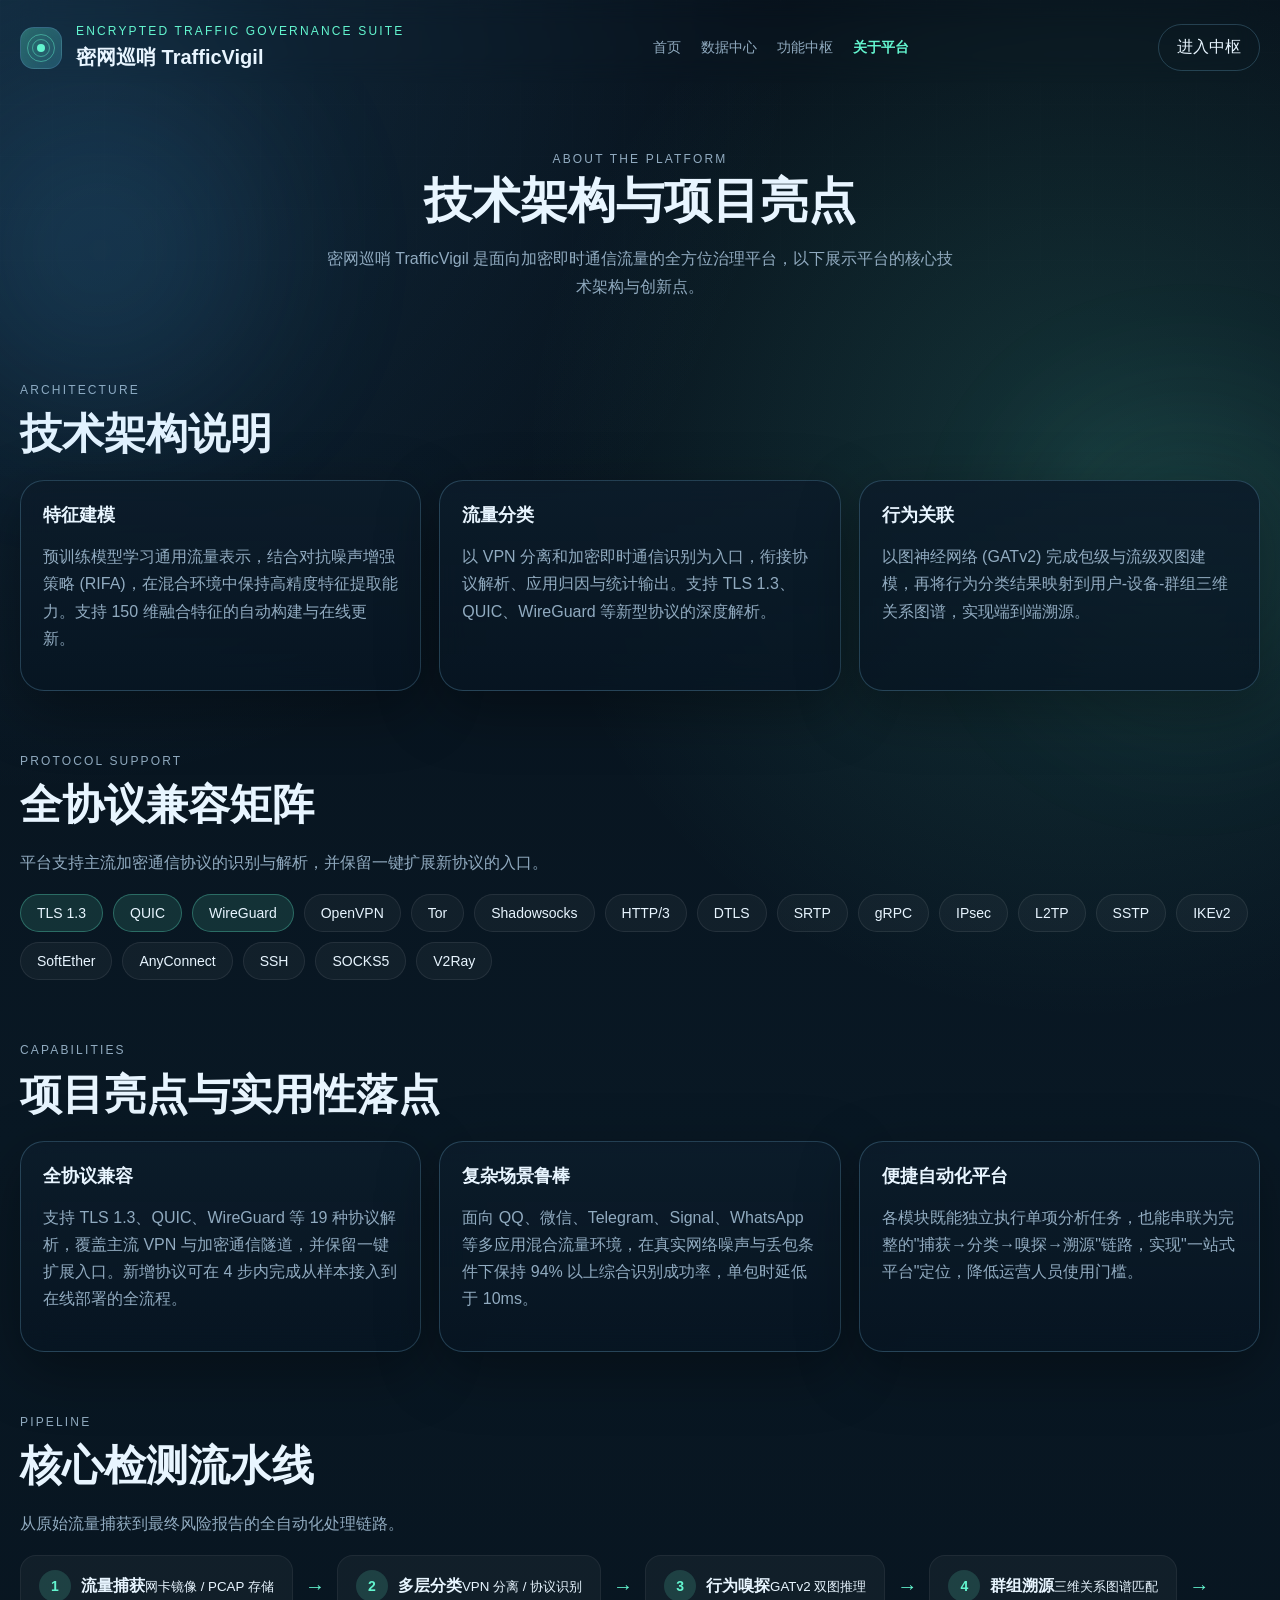
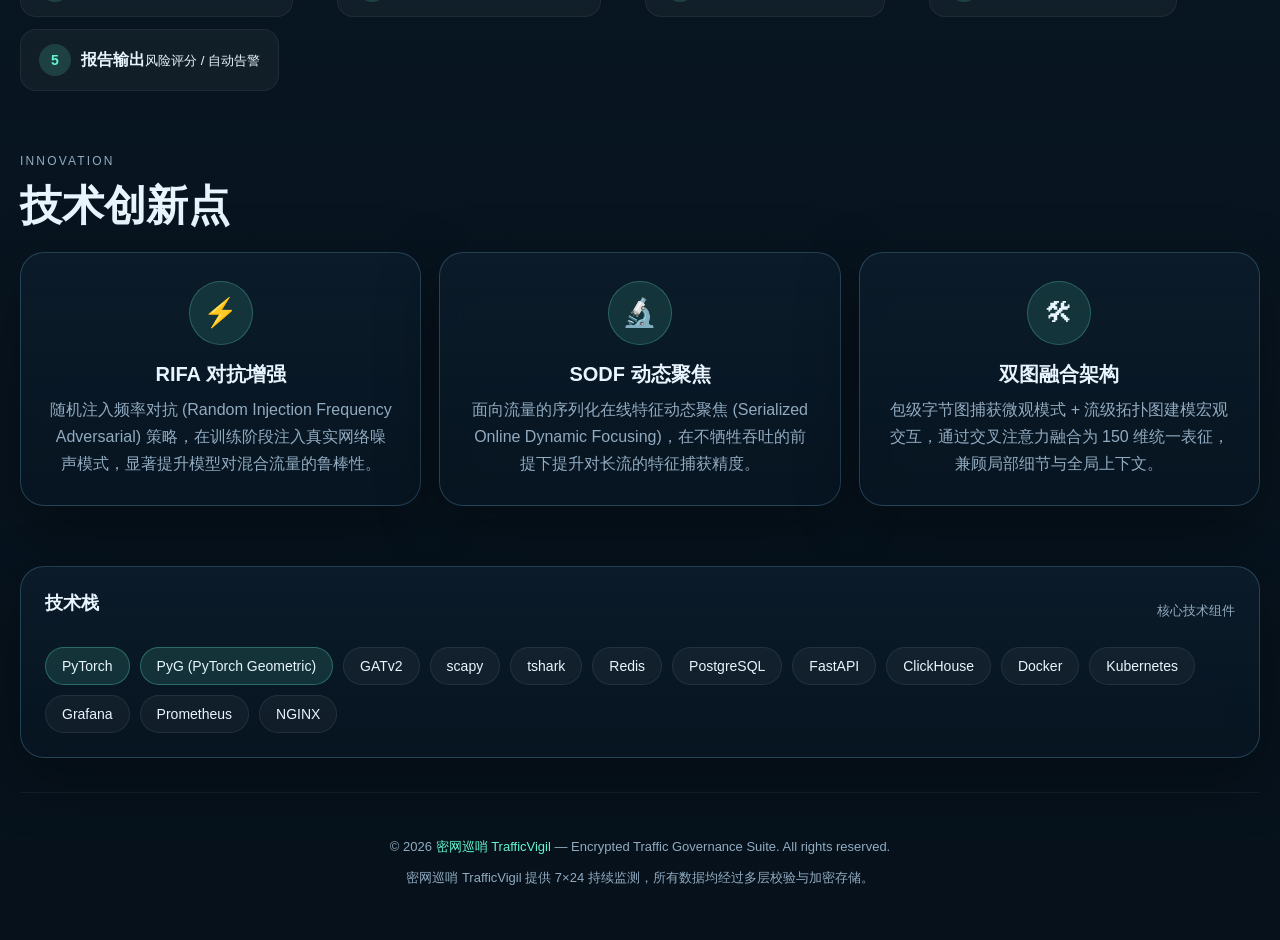
<file: about.html>
<!DOCTYPE html>
<html lang="zh-CN">
<head>
  <meta charset="UTF-8">
  <meta name="viewport" content="width=device-width, initial-scale=1.0">
  <title>关于平台 — 密网巡哨 TrafficVigil</title>
  <link rel="stylesheet" href="styles.css">
</head>
<body>
  <div class="ambient ambient-a"></div>
  <div class="ambient ambient-b"></div>

  <header class="topbar">
    <div class="brand">
      <div class="brand-mark">
        <span></span><span></span><span></span>
      </div>
      <div>
        <p class="eyebrow">Encrypted Traffic Governance Suite</p>
        <h1>密网巡哨 TrafficVigil</h1>
      </div>
    </div>
    <nav class="topnav">
      <a href="index.html">首页</a>
      <a href="dashboard.html">数据中心</a>
      <a href="workspace.html">功能中枢</a>
      <a href="about.html" class="nav-current">关于平台</a>
    </nav>
    <button class="ghost-button" onclick="location.href='workspace.html'">进入中枢</button>
  </header>

  <main class="page-transition">
    <section class="section">
      <div class="page-hero">
        <p class="eyebrow">About the Platform</p>
        <h2>技术架构与项目亮点</h2>
        <p>密网巡哨 TrafficVigil 是面向加密即时通信流量的全方位治理平台，以下展示平台的核心技术架构与创新点。</p>
      </div>
    </section>

    <!-- Architecture -->
    <section class="section" id="architecture">
      <div class="section-heading">
        <p class="eyebrow">Architecture</p>
        <h3>技术架构说明</h3>
      </div>
      <div class="architecture-grid">
        <article class="glass arch-card">
          <h4>特征建模</h4>
          <p>预训练模型学习通用流量表示，结合对抗噪声增强策略 (RIFA)，在混合环境中保持高精度特征提取能力。支持 150 维融合特征的自动构建与在线更新。</p>
        </article>
        <article class="glass arch-card">
          <h4>流量分类</h4>
          <p>以 VPN 分离和加密即时通信识别为入口，衔接协议解析、应用归因与统计输出。支持 TLS 1.3、QUIC、WireGuard 等新型协议的深度解析。</p>
        </article>
        <article class="glass arch-card">
          <h4>行为关联</h4>
          <p>以图神经网络 (GATv2) 完成包级与流级双图建模，再将行为分类结果映射到用户-设备-群组三维关系图谱，实现端到端溯源。</p>
        </article>
      </div>
    </section>

    <!-- Protocol Support -->
    <section class="section" id="protocols">
      <div class="section-heading">
        <p class="eyebrow">Protocol Support</p>
        <h3>全协议兼容矩阵</h3>
        <p>平台支持主流加密通信协议的识别与解析，并保留一键扩展新协议的入口。</p>
      </div>
      <div class="tag-cloud">
        <span class="tag featured">TLS 1.3</span>
        <span class="tag featured">QUIC</span>
        <span class="tag featured">WireGuard</span>
        <span class="tag">OpenVPN</span>
        <span class="tag">Tor</span>
        <span class="tag">Shadowsocks</span>
        <span class="tag">HTTP/3</span>
        <span class="tag">DTLS</span>
        <span class="tag">SRTP</span>
        <span class="tag">gRPC</span>
        <span class="tag">IPsec</span>
        <span class="tag">L2TP</span>
        <span class="tag">SSTP</span>
        <span class="tag">IKEv2</span>
        <span class="tag">SoftEther</span>
        <span class="tag">AnyConnect</span>
        <span class="tag">SSH</span>
        <span class="tag">SOCKS5</span>
        <span class="tag">V2Ray</span>
      </div>
    </section>

    <!-- Capabilities -->
    <section class="section">
      <div class="section-heading">
        <p class="eyebrow">Capabilities</p>
        <h3>项目亮点与实用性落点</h3>
      </div>
      <div class="capability-grid">
        <article class="glass capability-card">
          <h4>全协议兼容</h4>
          <p>支持 TLS 1.3、QUIC、WireGuard 等 19 种协议解析，覆盖主流 VPN 与加密通信隧道，并保留一键扩展入口。新增协议可在 4 步内完成从样本接入到在线部署的全流程。</p>
        </article>
        <article class="glass capability-card">
          <h4>复杂场景鲁棒</h4>
          <p>面向 QQ、微信、Telegram、Signal、WhatsApp 等多应用混合流量环境，在真实网络噪声与丢包条件下保持 94% 以上综合识别成功率，单包时延低于 10ms。</p>
        </article>
        <article class="glass capability-card">
          <h4>便捷自动化平台</h4>
          <p>各模块既能独立执行单项分析任务，也能串联为完整的"捕获→分类→嗅探→溯源"链路，实现"一站式平台"定位，降低运营人员使用门槛。</p>
        </article>
      </div>
    </section>

    <!-- Technical Flow -->
    <section class="section">
      <div class="section-heading">
        <p class="eyebrow">Pipeline</p>
        <h3>核心检测流水线</h3>
        <p>从原始流量捕获到最终风险报告的全自动化处理链路。</p>
      </div>
      <div class="flow-steps">
        <div class="flow-step">
          <span class="step-num">1</span>
          <div><strong>流量捕获</strong><small>网卡镜像 / PCAP 存储</small></div>
        </div>
        <span class="flow-arrow">&rarr;</span>
        <div class="flow-step">
          <span class="step-num">2</span>
          <div><strong>多层分类</strong><small>VPN 分离 / 协议识别</small></div>
        </div>
        <span class="flow-arrow">&rarr;</span>
        <div class="flow-step">
          <span class="step-num">3</span>
          <div><strong>行为嗅探</strong><small>GATv2 双图推理</small></div>
        </div>
        <span class="flow-arrow">&rarr;</span>
        <div class="flow-step">
          <span class="step-num">4</span>
          <div><strong>群组溯源</strong><small>三维关系图谱匹配</small></div>
        </div>
        <span class="flow-arrow">&rarr;</span>
        <div class="flow-step">
          <span class="step-num">5</span>
          <div><strong>报告输出</strong><small>风险评分 / 自动告警</small></div>
        </div>
      </div>
    </section>

    <!-- Innovation Points -->
    <section class="section">
      <div class="section-heading">
        <p class="eyebrow">Innovation</p>
        <h3>技术创新点</h3>
      </div>
      <div class="three-col">
        <article class="info-card">
          <div class="info-icon">&#9889;</div>
          <h4>RIFA 对抗增强</h4>
          <p>随机注入频率对抗 (Random Injection Frequency Adversarial) 策略，在训练阶段注入真实网络噪声模式，显著提升模型对混合流量的鲁棒性。</p>
        </article>
        <article class="info-card">
          <div class="info-icon">&#128300;</div>
          <h4>SODF 动态聚焦</h4>
          <p>面向流量的序列化在线特征动态聚焦 (Serialized Online Dynamic Focusing)，在不牺牲吞吐的前提下提升对长流的特征捕获精度。</p>
        </article>
        <article class="info-card">
          <div class="info-icon">&#128736;</div>
          <h4>双图融合架构</h4>
          <p>包级字节图捕获微观模式 + 流级拓扑图建模宏观交互，通过交叉注意力融合为 150 维统一表征，兼顾局部细节与全局上下文。</p>
        </article>
      </div>
    </section>

    <!-- Tech Stack -->
    <section class="section">
      <article class="glass chart-panel">
        <div class="panel-header">
          <h4>技术栈</h4>
          <span>核心技术组件</span>
        </div>
        <div class="tag-cloud" style="margin-top:16px;">
          <span class="tag featured">PyTorch</span>
          <span class="tag featured">PyG (PyTorch Geometric)</span>
          <span class="tag">GATv2</span>
          <span class="tag">scapy</span>
          <span class="tag">tshark</span>
          <span class="tag">Redis</span>
          <span class="tag">PostgreSQL</span>
          <span class="tag">FastAPI</span>
          <span class="tag">ClickHouse</span>
          <span class="tag">Docker</span>
          <span class="tag">Kubernetes</span>
          <span class="tag">Grafana</span>
          <span class="tag">Prometheus</span>
          <span class="tag">NGINX</span>
        </div>
      </article>
    </section>
  </main>

  <footer class="site-footer">
    <p>&copy; 2026 <a href="index.html">密网巡哨 TrafficVigil</a> — Encrypted Traffic Governance Suite. All rights reserved.</p>
    <p style="margin-top:8px;">密网巡哨 TrafficVigil 提供 7×24 持续监测，所有数据均经过多层校验与加密存储。</p>
  </footer>

  <script src="particles.js"></script>
  <script src="app.js"></script>
</body>
</html>
</file>
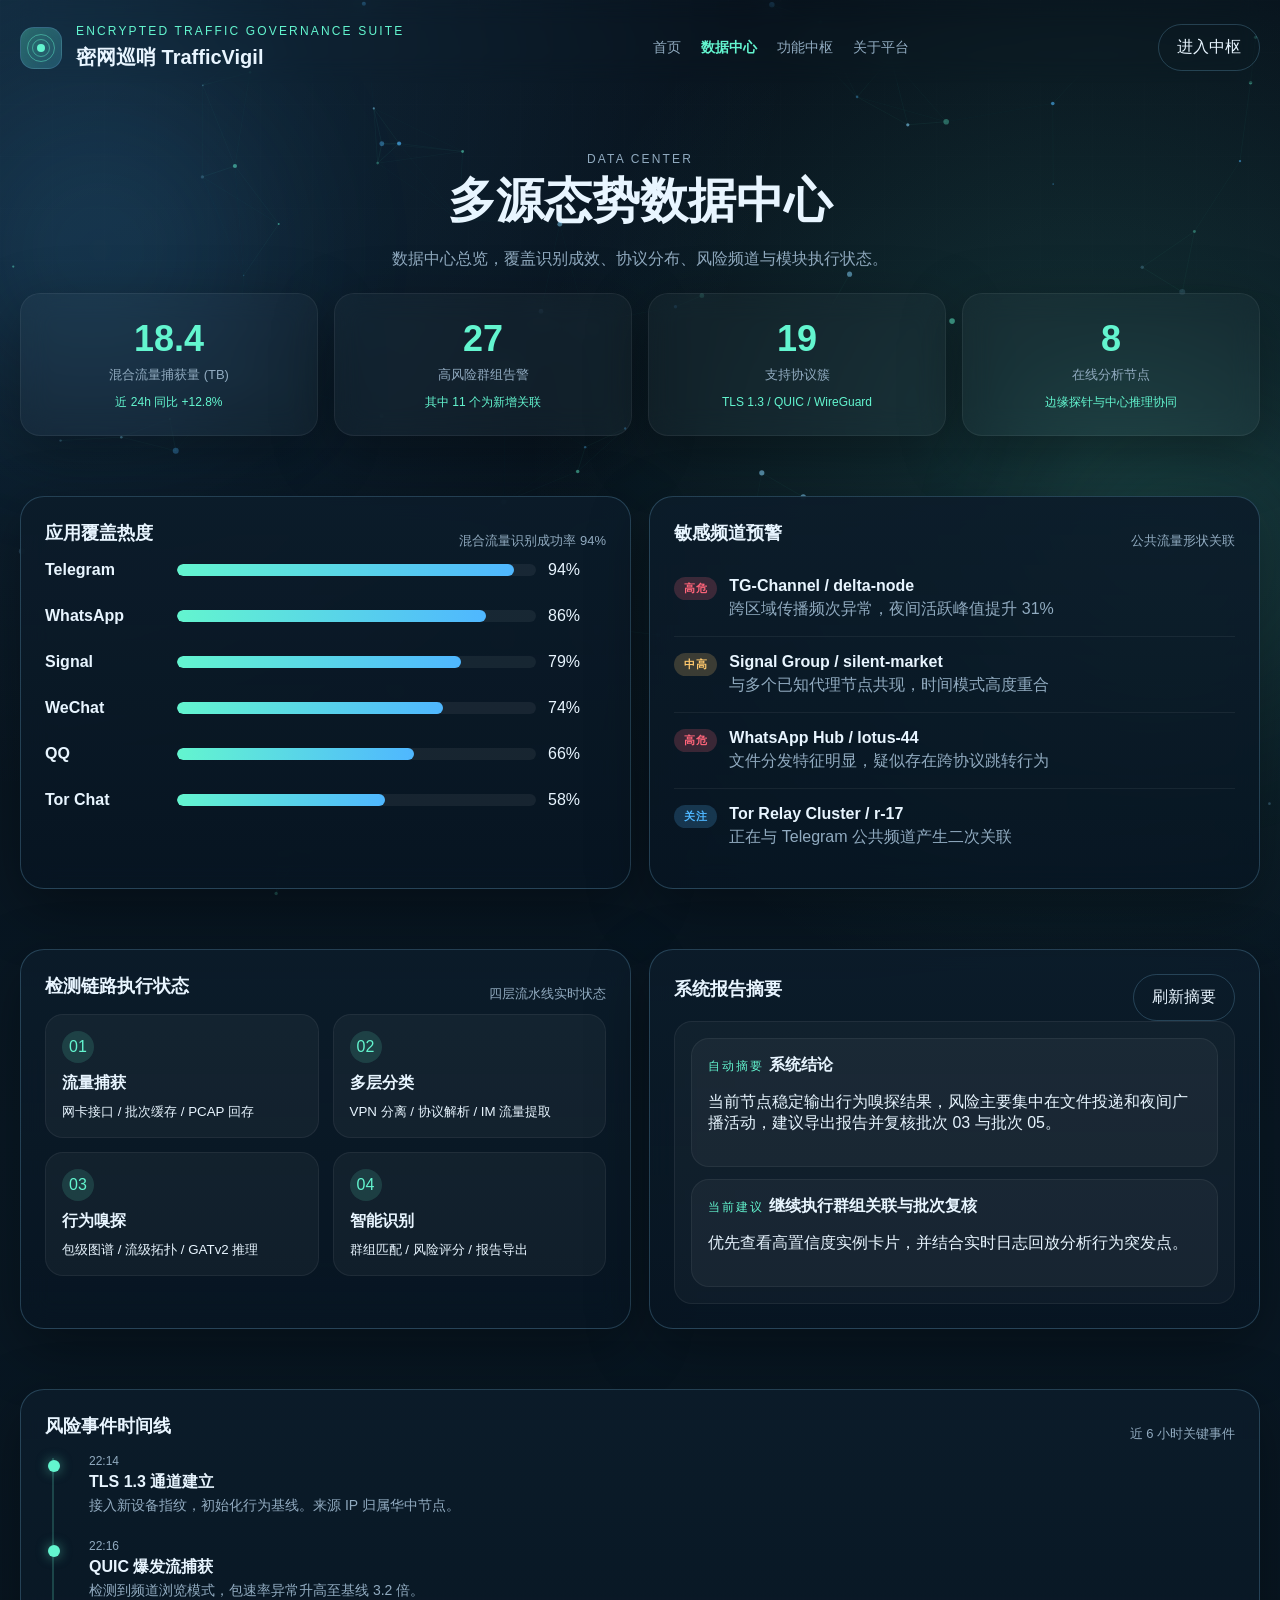
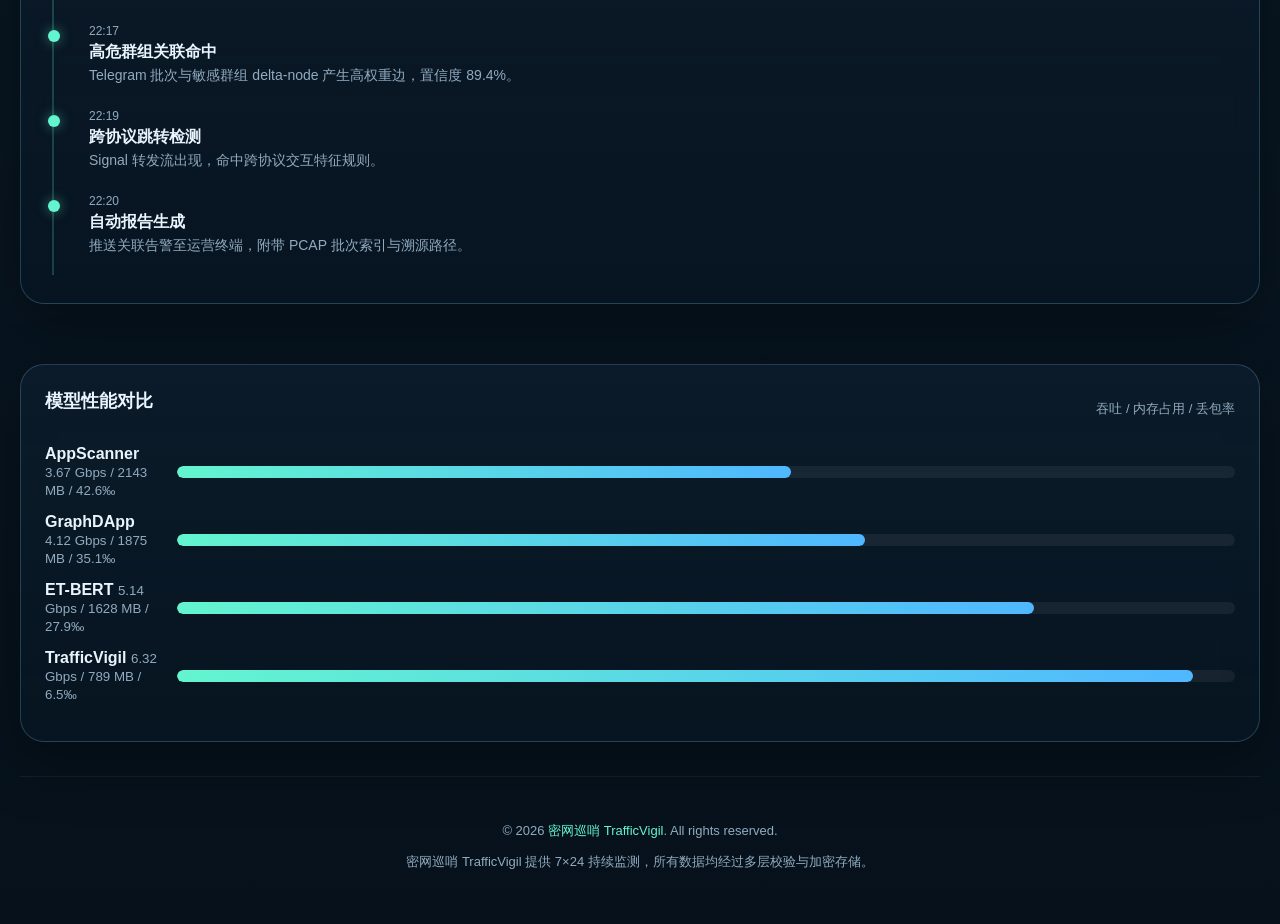
<file: dashboard.html>
<!DOCTYPE html>
<html lang="zh-CN">
<head>
  <meta charset="UTF-8">
  <meta name="viewport" content="width=device-width, initial-scale=1.0">
  <title>数据中心 — 密网巡哨 TrafficVigil</title>
  <link rel="stylesheet" href="styles.css">
</head>
<body>
  <div class="ambient ambient-a"></div>
  <div class="ambient ambient-b"></div>

  <header class="topbar">
    <div class="brand">
      <div class="brand-mark">
        <span></span><span></span><span></span>
      </div>
      <div>
        <p class="eyebrow">Encrypted Traffic Governance Suite</p>
        <h1>密网巡哨 TrafficVigil</h1>
      </div>
    </div>
    <nav class="topnav">
      <a href="index.html">首页</a>
      <a href="dashboard.html" class="nav-current">数据中心</a>
      <a href="workspace.html">功能中枢</a>
      <a href="about.html">关于平台</a>
    </nav>
    <button class="ghost-button" onclick="location.href='workspace.html'">进入中枢</button>
  </header>

  <main class="page-transition">
    <section class="section">
      <div class="page-hero">
        <p class="eyebrow">Data Center</p>
        <h2>多源态势数据中心</h2>
        <p>数据中心总览，覆盖识别成效、协议分布、风险频道与模块执行状态。</p>
      </div>

      <!-- Stat Cards -->
      <div class="stat-grid">
        <article class="glass stat-card">
          <span class="stat-value" data-counter="18.42">0</span>
          <span class="stat-label">混合流量捕获量 (TB)</span>
          <span class="stat-change">近 24h 同比 +12.8%</span>
        </article>
        <article class="glass stat-card">
          <span class="stat-value" data-counter="27">0</span>
          <span class="stat-label">高风险群组告警</span>
          <span class="stat-change">其中 11 个为新增关联</span>
        </article>
        <article class="glass stat-card">
          <span class="stat-value" data-counter="19">0</span>
          <span class="stat-label">支持协议簇</span>
          <span class="stat-change">TLS 1.3 / QUIC / WireGuard</span>
        </article>
        <article class="glass stat-card">
          <span class="stat-value" data-counter="8">0</span>
          <span class="stat-label">在线分析节点</span>
          <span class="stat-change">边缘探针与中心推理协同</span>
        </article>
      </div>
    </section>

    <!-- Two Column: App Coverage + Risk Feed -->
    <section class="section">
      <div class="two-col">
        <article class="glass chart-panel">
          <div class="panel-header">
            <h4>应用覆盖热度</h4>
            <span>混合流量识别成功率 94%</span>
          </div>
          <div class="heat-bar-group" id="appBars"></div>
        </article>

        <article class="glass chart-panel">
          <div class="panel-header">
            <h4>敏感频道预警</h4>
            <span>公共流量形状关联</span>
          </div>
          <ul class="alert-list" id="riskFeed"></ul>
        </article>
      </div>
    </section>

    <!-- Core Metrics Timeline -->
    <section class="section">
      <div class="two-col">
        <article class="glass chart-panel">
          <div class="panel-header">
            <h4>检测链路执行状态</h4>
            <span>四层流水线实时状态</span>
          </div>
          <div class="pipeline">
            <div><span>01</span><strong>流量捕获</strong><small>网卡接口 / 批次缓存 / PCAP 回存</small></div>
            <div><span>02</span><strong>多层分类</strong><small>VPN 分离 / 协议解析 / IM 流量提取</small></div>
            <div><span>03</span><strong>行为嗅探</strong><small>包级图谱 / 流级拓扑 / GATv2 推理</small></div>
            <div><span>04</span><strong>智能识别</strong><small>群组匹配 / 风险评分 / 报告导出</small></div>
          </div>
        </article>

        <article class="glass chart-panel">
          <div class="panel-header">
            <h4>系统报告摘要</h4>
            <button class="inline-button" id="refreshSummary">刷新摘要</button>
          </div>
          <div class="summary-card" id="summaryCard"></div>
        </article>
      </div>
    </section>

    <!-- Risk Timeline -->
    <section class="section">
      <article class="glass chart-panel">
        <div class="panel-header">
          <h4>风险事件时间线</h4>
          <span>近 6 小时关键事件</span>
        </div>
        <div class="v-timeline">
          <div class="timeline-node">
            <div class="time-label">22:14</div>
            <div class="time-title">TLS 1.3 通道建立</div>
            <div class="time-desc">接入新设备指纹，初始化行为基线。来源 IP 归属华中节点。</div>
          </div>
          <div class="timeline-node">
            <div class="time-label">22:16</div>
            <div class="time-title">QUIC 爆发流捕获</div>
            <div class="time-desc">检测到频道浏览模式，包速率异常升高至基线 3.2 倍。</div>
          </div>
          <div class="timeline-node">
            <div class="time-label">22:17</div>
            <div class="time-title">高危群组关联命中</div>
            <div class="time-desc">Telegram 批次与敏感群组 delta-node 产生高权重边，置信度 89.4%。</div>
          </div>
          <div class="timeline-node">
            <div class="time-label">22:19</div>
            <div class="time-title">跨协议跳转检测</div>
            <div class="time-desc">Signal 转发流出现，命中跨协议交互特征规则。</div>
          </div>
          <div class="timeline-node">
            <div class="time-label">22:20</div>
            <div class="time-title">自动报告生成</div>
            <div class="time-desc">推送关联告警至运营终端，附带 PCAP 批次索引与溯源路径。</div>
          </div>
        </div>
      </article>
    </section>

    <!-- Model Performance Comparison -->
    <section class="section">
      <article class="glass chart-panel">
        <div class="panel-header">
          <h4>模型性能对比</h4>
          <span>吞吐 / 内存占用 / 丢包率</span>
        </div>
        <div class="compare-list" id="vpnCompare"></div>
      </article>
    </section>
  </main>

  <footer class="site-footer">
    <p>&copy; 2026 <a href="index.html">密网巡哨 TrafficVigil</a>. All rights reserved.</p>
    <p style="margin-top:8px;">密网巡哨 TrafficVigil 提供 7×24 持续监测，所有数据均经过多层校验与加密存储。</p>
  </footer>

  <script src="particles.js"></script>
  <script src="app.js"></script>
</body>
</html>
</file>
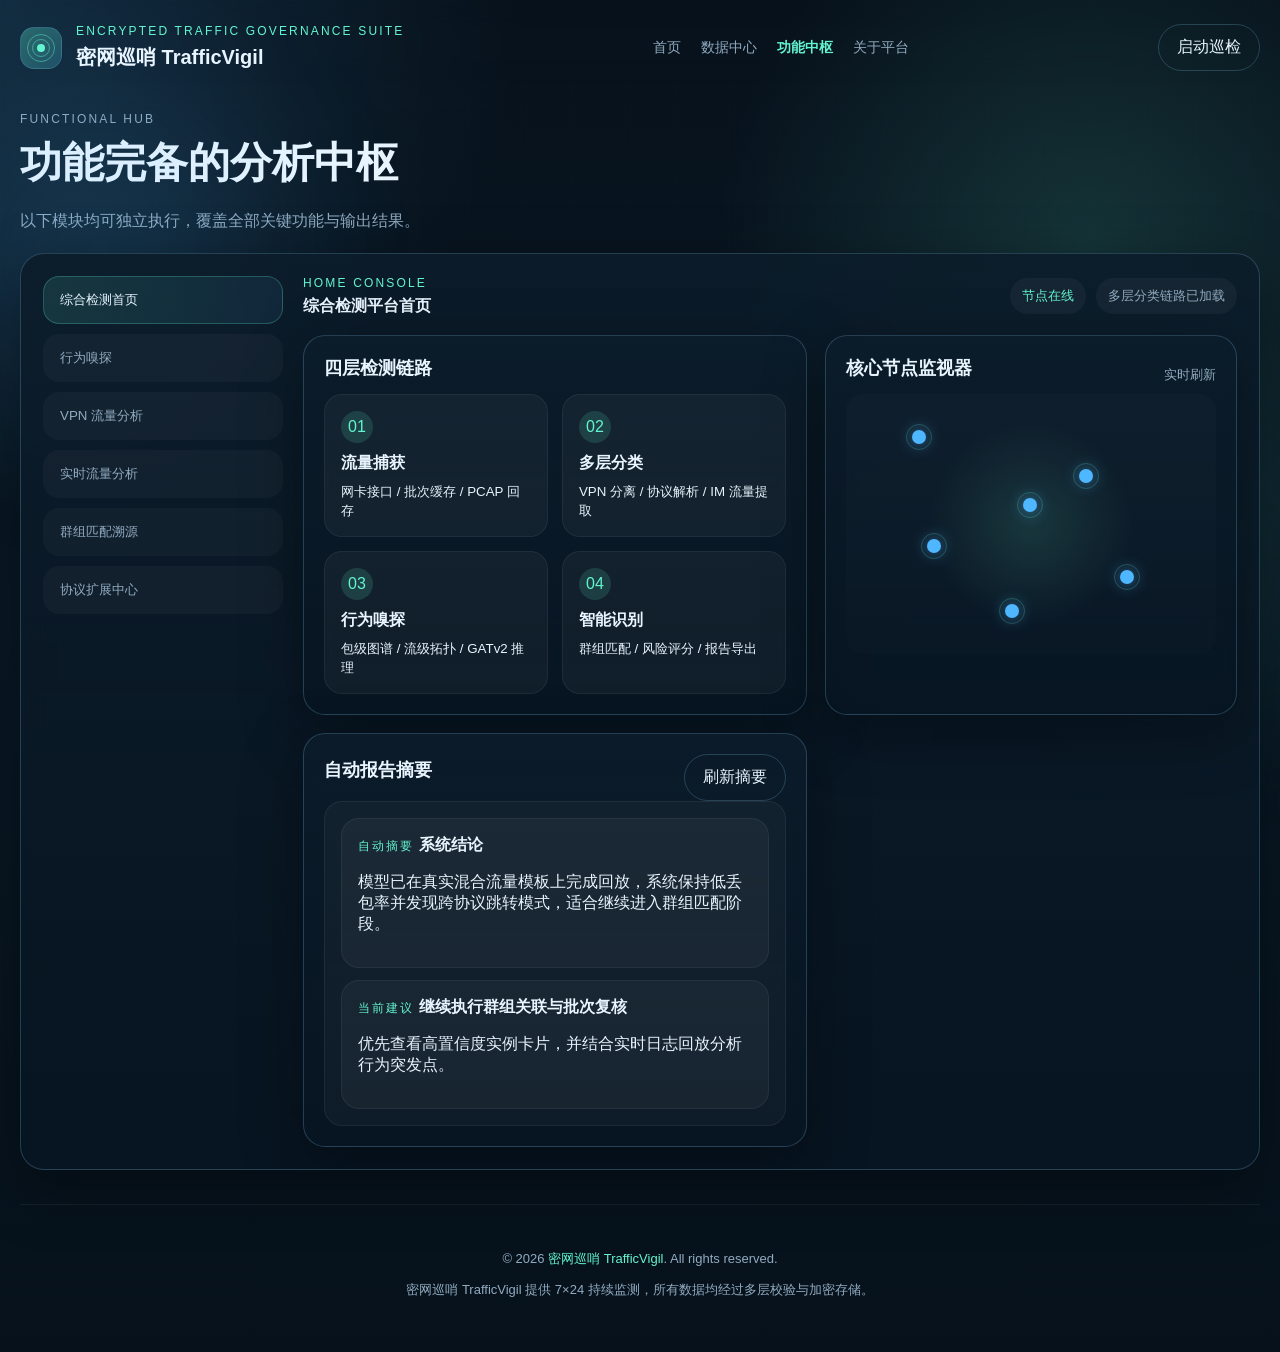
<file: workspace.html>
<!DOCTYPE html>
<html lang="zh-CN">
<head>
  <meta charset="UTF-8">
  <meta name="viewport" content="width=device-width, initial-scale=1.0">
  <title>功能中枢 — 密网巡哨 TrafficVigil</title>
  <link rel="stylesheet" href="styles.css">
</head>
<body>
  <div class="ambient ambient-a"></div>
  <div class="ambient ambient-b"></div>

  <header class="topbar">
    <div class="brand">
      <div class="brand-mark">
        <span></span><span></span><span></span>
      </div>
      <div>
        <p class="eyebrow">Encrypted Traffic Governance Suite</p>
        <h1>密网巡哨 TrafficVigil</h1>
      </div>
    </div>
    <nav class="topnav">
      <a href="index.html">首页</a>
      <a href="dashboard.html">数据中心</a>
      <a href="workspace.html" class="nav-current">功能中枢</a>
      <a href="about.html">关于平台</a>
    </nav>
    <button class="ghost-button" id="pulseButton">启动巡检</button>
  </header>

  <main class="page-transition">
    <section class="section workspace" id="workspace">
      <div class="section-heading">
        <p class="eyebrow">Functional Hub</p>
        <h3>功能完备的分析中枢</h3>
        <p>以下模块均可独立执行，覆盖全部关键功能与输出结果。</p>
      </div>

      <div class="workspace-shell glass">
        <aside class="workspace-nav">
          <button class="tab-button active" data-tab="center">综合检测首页</button>
          <button class="tab-button" data-tab="behavior">行为嗅探</button>
          <button class="tab-button" data-tab="vpn">VPN 流量分析</button>
          <button class="tab-button" data-tab="realtime">实时流量分析</button>
          <button class="tab-button" data-tab="trace">群组匹配溯源</button>
          <button class="tab-button" data-tab="model">协议扩展中心</button>
        </aside>

        <div class="workspace-stage">

          <!-- ═══ Tab: Center ═══ -->
          <section class="tab-panel active" data-panel="center">
            <div class="stage-header">
              <div>
                <p class="eyebrow">Home Console</p>
                <h4>综合检测平台首页</h4>
              </div>
              <div class="pill-row">
                <span class="pill success">节点在线</span>
                <span class="pill">多层分类链路已加载</span>
              </div>
            </div>
            <div class="center-grid">
              <article class="panel panel-feature">
                <h5>四层检测链路</h5>
                <div class="pipeline">
                  <div><span>01</span><strong>流量捕获</strong><small>网卡接口 / 批次缓存 / PCAP 回存</small></div>
                  <div><span>02</span><strong>多层分类</strong><small>VPN 分离 / 协议解析 / IM 流量提取</small></div>
                  <div><span>03</span><strong>行为嗅探</strong><small>包级图谱 / 流级拓扑 / GATv2 推理</small></div>
                  <div><span>04</span><strong>智能识别</strong><small>群组匹配 / 风险评分 / 报告导出</small></div>
                </div>
              </article>
              <article class="panel panel-monitor">
                <div class="panel-header">
                  <h5>核心节点监视器</h5>
                  <span>实时刷新</span>
                </div>
                <div class="signal-map" id="signalMap"></div>
              </article>
              <article class="panel panel-report">
                <div class="panel-header">
                  <h5>自动报告摘要</h5>
                  <button class="inline-button" id="refreshSummary">刷新摘要</button>
                </div>
                <div id="summaryCard" class="summary-card"></div>
              </article>
            </div>
          </section>

          <!-- ═══ Tab: Behavior ═══ -->
          <section class="tab-panel" data-panel="behavior">
            <div class="stage-header">
              <div>
                <p class="eyebrow">Behavior Sniffing</p>
                <h4>加密即时通信流量行为嗅探</h4>
              </div>
              <button class="primary-button compact" id="runBehavior">上传 PCAP 并分析</button>
            </div>
            <div class="module-grid">
              <article class="panel">
                <h5>GNN 分析框架</h5>
                <div class="gnn-diagram">
                  <div>包级字节图</div>
                  <div>流级拓扑图</div>
                  <div>150 维融合特征</div>
                  <div>3 层 GATv2</div>
                  <div>行为分类输出</div>
                </div>
                <p class="module-note">基于包级与流级双图结构，通过交叉注意力融合实现行为分类。</p>
              </article>
              <article class="panel">
                <div class="panel-header">
                  <h5>分析进度</h5>
                  <span id="behaviorStatus">等待任务</span>
                </div>
                <div class="progress-shell">
                  <div class="progress-bar" id="behaviorProgress"></div>
                </div>
                <div class="result-stats" id="behaviorStats"></div>
              </article>
            </div>
            <article class="panel wide-panel">
              <div class="panel-header">
                <h5>流量实例结果卡片</h5>
                <span>主分类 / 次分类 / 置信度</span>
              </div>
              <div class="card-rail" id="behaviorCards"></div>
            </article>
          </section>

          <!-- ═══ Tab: VPN ═══ -->
          <section class="tab-panel" data-panel="vpn">
            <div class="stage-header">
              <div>
                <p class="eyebrow">VPN Analysis</p>
                <h4>VPN 与非 VPN 流量分析</h4>
              </div>
              <button class="primary-button compact" id="runVpn">执行检测</button>
            </div>
            <div class="module-grid">
              <article class="panel">
                <h5>技术原理说明</h5>
                <div class="stack-blocks">
                  <div><strong>预训练基础</strong><span>利用大规模通用流量学习底层语义，掌握端口模式与数据包关系。</span></div>
                  <div><strong>微调优化</strong><span>结合 RIFA 增强与 SODF 策略，在复杂混合场景下取得 98.7% 准确率。</span></div>
                </div>
              </article>
              <article class="panel">
                <div class="panel-header">
                  <h5>性能对比</h5>
                  <span>吞吐 / 内存 / 丢包率</span>
                </div>
                <div class="compare-list" id="vpnCompare"></div>
              </article>
            </div>
            <article class="panel wide-panel">
              <div class="panel-header">
                <h5>文件级检测结果</h5>
                <span>红灰双色概率分布</span>
              </div>
              <div class="vpn-table" id="vpnTable"></div>
            </article>
          </section>

          <!-- ═══ Tab: Realtime ═══ -->
          <section class="tab-panel" data-panel="realtime">
            <div class="stage-header">
              <div>
                <p class="eyebrow">Realtime Monitor</p>
                <h4>流量实时分析与批次回放</h4>
              </div>
              <div class="dual-actions">
                <button class="primary-button compact" id="startRealtime">启动实时抓取</button>
                <button class="secondary-button compact" id="stopRealtime">停止</button>
              </div>
            </div>
            <div class="module-grid realtime-grid">
              <article class="panel">
                <h5>捕获配置</h5>
                <div class="config-list">
                  <label><span>网卡接口</span><strong>Intel(R) Wi-Fi 6 AX201</strong></label>
                  <label><span>批次包数</span><strong>512 / batch</strong></label>
                  <label><span>回存策略</span><strong>每 5 秒落盘一次</strong></label>
                  <label><span>监测应用</span><strong>Telegram 实时会话</strong></label>
                </div>
              </article>
              <article class="panel">
                <div class="panel-header">
                  <h5>系统日志</h5>
                  <span>stdout stream</span>
                </div>
                <div class="log-box" id="logBox"></div>
              </article>
              <article class="panel">
                <div class="panel-header">
                  <h5>行为分布</h5>
                  <span>按包大小贡献估计</span>
                </div>
                <div class="behavior-share" id="behaviorShare"></div>
              </article>
            </div>
            <article class="panel wide-panel">
              <div class="panel-header">
                <h5>批次滑轴回放</h5>
                <span id="batchLabel">第 01 批次</span>
              </div>
              <input type="range" id="batchRange" min="0" max="5" value="0">
              <div class="batch-grid">
                <div class="batch-summary" id="batchSummary"></div>
                <div class="batch-bars" id="batchBars"></div>
              </div>
            </article>
          </section>

          <!-- ═══ Tab: Trace ═══ -->
          <section class="tab-panel" data-panel="trace">
            <div class="stage-header">
              <div>
                <p class="eyebrow">Traceback Matching</p>
                <h4>用户公共群组匹配与风险溯源</h4>
              </div>
              <button class="primary-button compact" id="runTrace">执行关联推理</button>
            </div>
            <div class="module-grid">
              <article class="panel">
                <h5>三维关系图谱</h5>
                <div class="trace-map">
                  <span class="node user">用户</span>
                  <span class="node device">设备</span>
                  <span class="node group">群组</span>
                  <span class="trace-line line-a"></span>
                  <span class="trace-line line-b"></span>
                  <span class="trace-line line-c"></span>
                </div>
                <p class="module-note">融合流量元数据、时序模式和跨协议交互特征，实现群组成员嗅探与风险溯源。</p>
              </article>
              <article class="panel">
                <div class="panel-header">
                  <h5>匹配结果</h5>
                  <span>Top 关联频道</span>
                </div>
                <div class="trace-list" id="traceList"></div>
              </article>
            </div>
            <article class="panel wide-panel">
              <div class="panel-header">
                <h5>风险推理时间线</h5>
                <span>跨协议行为关联</span>
              </div>
              <div class="timeline" id="timeline"></div>
            </article>
          </section>

          <!-- ═══ Tab: Model ═══ -->
          <section class="tab-panel" data-panel="model">
            <div class="stage-header">
              <div>
                <p class="eyebrow">Protocol Studio</p>
                <h4>协议兼容与模型扩展中心</h4>
              </div>
              <button class="primary-button compact" id="trainModel">一键再训练</button>
            </div>
            <div class="module-grid">
              <article class="panel">
                <h5>现有协议支持</h5>
                <div class="protocol-cloud" id="protocolCloud"></div>
              </article>
              <article class="panel">
                <h5>扩展流程</h5>
                <ol class="flow-list">
                  <li>接入新协议流量样本</li>
                  <li>执行预训练特征迁移</li>
                  <li>自动微调与鲁棒性增强</li>
                  <li>部署在线识别能力</li>
                </ol>
                <div class="train-output" id="trainOutput"></div>
              </article>
            </div>
          </section>

        </div>
      </div>
    </section>
  </main>

  <footer class="site-footer">
    <p>&copy; 2026 <a href="index.html">密网巡哨 TrafficVigil</a>. All rights reserved.</p>
    <p style="margin-top:8px;">密网巡哨 TrafficVigil 提供 7×24 持续监测，所有数据均经过多层校验与加密存储。</p>
  </footer>

  <script src="particles.js"></script>
  <script src="app.js"></script>
</body>
</html>
</file>
<file: styles.css>
:root {
  --bg: #08131e;
  --bg-soft: #0f2233;
  --panel: rgba(10, 28, 44, 0.82);
  --panel-strong: rgba(7, 20, 33, 0.95);
  --line: rgba(135, 214, 255, 0.22);
  --line-strong: rgba(135, 214, 255, 0.48);
  --text: #e8f5ff;
  --muted: #91abc0;
  --accent: #63f5cf;
  --accent-2: #4fb7ff;
  --danger: #ff657a;
  --gold: #ffc96d;
  --shadow: 0 18px 60px rgba(0, 0, 0, 0.35);
  --radius: 24px;
  --font-display: "Segoe UI Variable Display", "PingFang SC", "Microsoft YaHei UI", "Noto Sans SC", sans-serif;
}

* {
  box-sizing: border-box;
}

html {
  scroll-behavior: smooth;
}

body {
  margin: 0;
  font-family: var(--font-display);
  color: var(--text);
  background:
    radial-gradient(circle at top left, rgba(79, 183, 255, 0.16), transparent 28%),
    radial-gradient(circle at 85% 18%, rgba(99, 245, 207, 0.14), transparent 24%),
    linear-gradient(180deg, #07111b 0%, #091824 45%, #06111b 100%);
  min-height: 100vh;
  overflow-x: hidden;
}

body::before {
  content: "";
  position: fixed;
  inset: 0;
  background-image:
    linear-gradient(rgba(255, 255, 255, 0.02) 1px, transparent 1px),
    linear-gradient(90deg, rgba(255, 255, 255, 0.02) 1px, transparent 1px);
  background-size: 52px 52px;
  mask-image: linear-gradient(180deg, rgba(255,255,255,0.48), transparent 82%);
  pointer-events: none;
}

.ambient {
  position: fixed;
  border-radius: 50%;
  filter: blur(90px);
  opacity: 0.25;
  pointer-events: none;
}

.ambient-a {
  width: 320px;
  height: 320px;
  top: 90px;
  left: -60px;
  background: rgba(79, 183, 255, 0.55);
}

.ambient-b {
  width: 280px;
  height: 280px;
  right: -50px;
  top: 420px;
  background: rgba(99, 245, 207, 0.42);
}

.topbar,
.hero,
.section {
  width: min(1240px, calc(100% - 32px));
  margin: 0 auto;
}

.topbar {
  display: flex;
  align-items: center;
  justify-content: space-between;
  gap: 16px;
  padding: 24px 0 12px;
  position: sticky;
  top: 0;
  z-index: 10;
  backdrop-filter: blur(12px);
}

.brand {
  display: flex;
  gap: 14px;
  align-items: center;
}

.brand-mark {
  width: 42px;
  height: 42px;
  position: relative;
  border-radius: 14px;
  background: linear-gradient(135deg, rgba(99, 245, 207, 0.26), rgba(79, 183, 255, 0.16));
  border: 1px solid var(--line);
  box-shadow: inset 0 0 20px rgba(99, 245, 207, 0.14);
}

.brand-mark span {
  position: absolute;
  inset: 0;
  margin: auto;
  border-radius: 999px;
  border: 1px solid rgba(99, 245, 207, 0.45);
}

.brand-mark span:nth-child(1) { width: 28px; height: 28px; }
.brand-mark span:nth-child(2) { width: 18px; height: 18px; }
.brand-mark span:nth-child(3) { width: 8px; height: 8px; background: var(--accent); border: 0; box-shadow: 0 0 18px var(--accent); }

.eyebrow {
  margin: 0 0 6px;
  font-size: 12px;
  letter-spacing: 0.18em;
  text-transform: uppercase;
  color: var(--accent);
}

.brand h1,
.hero-copy h2,
.section-heading h3,
.stage-header h4 {
  margin: 0;
}

.brand h1 {
  font-size: 20px;
}

.topnav {
  display: flex;
  gap: 20px;
}

.topnav a,
.ghost-button,
.primary-button,
.secondary-button,
.inline-button,
.tab-button {
  transition: 0.25s ease;
}

.topnav a {
  color: var(--muted);
  text-decoration: none;
  font-size: 14px;
}

.topnav a:hover {
  color: var(--text);
}

.ghost-button,
.primary-button,
.secondary-button,
.inline-button {
  border: 1px solid var(--line);
  background: transparent;
  color: var(--text);
  border-radius: 999px;
  padding: 12px 18px;
  font: inherit;
  cursor: pointer;
}

.ghost-button:hover,
.secondary-button:hover,
.inline-button:hover {
  transform: translateY(-1px);
  border-color: var(--line-strong);
  background: rgba(255, 255, 255, 0.03);
}

.primary-button {
  background: linear-gradient(120deg, rgba(99, 245, 207, 0.92), rgba(79, 183, 255, 0.88));
  color: #032237;
  border-color: transparent;
  font-weight: 700;
  text-decoration: none;
}

.primary-button:hover {
  transform: translateY(-2px);
  box-shadow: 0 10px 28px rgba(79, 183, 255, 0.28);
}

.secondary-button {
  text-decoration: none;
}

.compact {
  padding: 10px 16px;
}

.hero {
  display: grid;
  grid-template-columns: 1.1fr 0.9fr;
  gap: 22px;
  padding: 28px 0 18px;
}

.glass,
.panel {
  background: linear-gradient(180deg, rgba(12, 28, 42, 0.92), rgba(7, 21, 34, 0.82));
  border: 1px solid var(--line);
  box-shadow: var(--shadow);
  border-radius: var(--radius);
  backdrop-filter: blur(14px);
}

.hero-copy,
.hero-visual,
.panel,
.large-panel,
.metric-card,
.workspace-shell,
.arch-card,
.capability-card {
  position: relative;
  overflow: hidden;
}

.hero-copy,
.hero-visual {
  min-height: 520px;
  padding: 32px;
}

.hero-copy h2 {
  font-size: clamp(32px, 4.4vw, 56px);
  line-height: 1.08;
  margin-bottom: 16px;
}

.hero-text,
.section-heading p,
.module-note,
.capability-card p,
.arch-card p {
  color: var(--muted);
  line-height: 1.7;
}

.hero-actions {
  display: flex;
  flex-wrap: wrap;
  gap: 12px;
  margin: 28px 0 32px;
}

.hero-stats {
  display: grid;
  grid-template-columns: repeat(3, 1fr);
  gap: 12px;
}

.hero-stats article,
.metric-card,
.summary-card {
  background: rgba(255, 255, 255, 0.03);
  border: 1px solid rgba(255, 255, 255, 0.06);
  border-radius: 18px;
  padding: 16px;
}

.hero-stats strong {
  display: block;
  font-size: 32px;
  color: var(--accent);
}

.hero-stats strong::after {
  content: "%";
  font-size: 14px;
  margin-left: 2px;
}

.hero-visual {
  display: flex;
  flex-direction: column;
  justify-content: center;
  align-items: center;
}

.hero-grid {
  position: absolute;
  inset: 0;
  background:
    linear-gradient(transparent 0%, rgba(255,255,255,0.02) 100%),
    repeating-linear-gradient(0deg, transparent 0 23px, rgba(99,245,207,0.04) 24px),
    repeating-linear-gradient(90deg, transparent 0 23px, rgba(79,183,255,0.04) 24px);
  opacity: 0.7;
}

.radar {
  width: min(420px, 90%);
  aspect-ratio: 1;
  position: relative;
  border-radius: 50%;
  border: 1px solid rgba(99, 245, 207, 0.32);
  background: radial-gradient(circle, rgba(79, 183, 255, 0.12), rgba(3, 16, 26, 0.25) 70%, transparent 72%);
  box-shadow: inset 0 0 80px rgba(79, 183, 255, 0.12);
}

.radar-ring {
  position: absolute;
  inset: 0;
  margin: auto;
  border-radius: 50%;
  border: 1px solid rgba(99, 245, 207, 0.2);
}

.ring-1 { width: 72%; height: 72%; }
.ring-2 { width: 46%; height: 46%; }
.ring-3 { width: 22%; height: 22%; }

.radar::before,
.radar::after {
  content: "";
  position: absolute;
  inset: 0;
  margin: auto;
  background: rgba(255,255,255,0.08);
}

.radar::before { width: 1px; height: 100%; }
.radar::after { width: 100%; height: 1px; }

.radar-sweep {
  position: absolute;
  inset: 0;
  border-radius: 50%;
  background: conic-gradient(
    from 0deg,
    transparent 300deg,
    rgba(79, 183, 255, 0.02) 308deg,
    rgba(99, 245, 207, 0.08) 322deg,
    rgba(99, 245, 207, 0.22) 342deg,
    rgba(99, 245, 207, 0.50) 356deg,
    rgba(99, 245, 207, 0.75) 360deg
  );
  animation: sweep 4s linear infinite;
  z-index: 1;
}

.radar-sweep::after {
  content: "";
  position: absolute;
  inset: 0;
  border-radius: 50%;
  background: conic-gradient(
    from 0deg,
    transparent 358deg,
    rgba(99, 245, 207, 0.9) 359deg,
    rgba(99, 245, 207, 1) 360deg
  );
}

.radar-point {
  position: absolute;
  width: 10px;
  height: 10px;
  border-radius: 50%;
  background: var(--gold);
  box-shadow: 0 0 16px rgba(255, 201, 109, 0.8);
  animation: ping 2.8s ease-in-out infinite;
  z-index: 2;
}

.point-1 { top: 26%; left: 62%; }
.point-2 { top: 58%; left: 30%; animation-delay: 0.4s; }
.point-3 { top: 43%; left: 72%; animation-delay: 1s; }
.point-4 { top: 19%; left: 35%; animation-delay: 1.4s; }

.hero-panel {
  width: 100%;
  margin-top: 26px;
  padding: 18px;
  background: rgba(5, 15, 24, 0.6);
  border: 1px solid rgba(255,255,255,0.06);
  border-radius: 20px;
}

.hero-panel label,
.metric-card span,
.panel-header span,
.config-list span {
  display: block;
  color: var(--muted);
  font-size: 13px;
}

.hero-panel strong {
  display: block;
  margin-top: 4px;
}

.mini-kpis {
  display: flex;
  gap: 10px;
  flex-wrap: wrap;
  margin-top: 16px;
}

.mini-kpis span {
  padding: 8px 10px;
  border-radius: 999px;
  background: rgba(255,255,255,0.04);
  font-size: 13px;
}

.section {
  padding: 26px 0 34px;
}

.section-heading {
  max-width: 720px;
  margin-bottom: 18px;
}

.section-heading h3 {
  font-size: clamp(28px, 3.5vw, 42px);
  margin-bottom: 10px;
}

.dashboard-grid,
.overview-grid,
.architecture-grid,
.capability-grid,
.module-grid,
.center-grid,
.realtime-grid {
  display: grid;
  gap: 18px;
}

.dashboard-grid {
  grid-template-columns: repeat(4, 1fr);
}

.metric-card strong {
  display: block;
  margin: 12px 0 8px;
  font-size: 32px;
}

.overview-grid {
  margin-top: 18px;
  grid-template-columns: 1.15fr 0.85fr;
}

.large-panel,
.workspace-shell,
.arch-card,
.capability-card {
  padding: 22px;
}

.panel-header,
.stage-header {
  display: flex;
  justify-content: space-between;
  gap: 12px;
  align-items: center;
}

.app-bars,
.risk-feed,
.compare-list,
.vpn-table,
.trace-list,
.timeline,
.protocol-cloud {
  margin-top: 16px;
}

.app-bar {
  display: grid;
  grid-template-columns: 120px 1fr 58px;
  gap: 12px;
  align-items: center;
  margin-bottom: 14px;
}

.bar-shell,
.progress-shell {
  height: 12px;
  background: rgba(255, 255, 255, 0.06);
  border-radius: 999px;
  overflow: hidden;
}

.bar-fill,
.progress-bar {
  height: 100%;
  width: 0;
  border-radius: inherit;
  background: linear-gradient(90deg, var(--accent), var(--accent-2));
  transition: width 0.45s ease;
}

.risk-feed {
  list-style: none;
  padding: 0;
  margin-bottom: 0;
}

.risk-feed li,
.trace-item,
.timeline-item {
  padding: 14px 0;
  border-bottom: 1px solid rgba(255,255,255,0.08);
}

.risk-feed li:last-child,
.trace-item:last-child,
.timeline-item:last-child {
  border-bottom: 0;
}

.workspace-shell {
  display: grid;
  grid-template-columns: 240px 1fr;
  gap: 20px;
}

.workspace-nav {
  display: flex;
  flex-direction: column;
  gap: 10px;
}

.tab-button {
  padding: 14px 16px;
  border-radius: 16px;
  border: 1px solid transparent;
  background: rgba(255,255,255,0.03);
  color: var(--muted);
  text-align: left;
  cursor: pointer;
}

.tab-button:hover,
.tab-button.active {
  color: var(--text);
  border-color: rgba(99, 245, 207, 0.24);
  background: linear-gradient(90deg, rgba(99,245,207,0.12), rgba(79,183,255,0.08));
}

.workspace-stage {
  min-height: 760px;
}

.tab-panel {
  display: none;
  animation: fadeIn 0.35s ease;
}

.tab-panel.active {
  display: block;
}

.pill-row,
.dual-actions {
  display: flex;
  gap: 10px;
  flex-wrap: wrap;
}

.pill {
  display: inline-flex;
  align-items: center;
  gap: 8px;
  padding: 9px 12px;
  border-radius: 999px;
  background: rgba(255,255,255,0.04);
  color: var(--muted);
  font-size: 13px;
}

.pill.success {
  color: var(--accent);
}

.center-grid {
  grid-template-columns: 1.1fr 0.9fr;
  margin-top: 18px;
}

.panel {
  padding: 20px;
  border-radius: 22px;
}

.panel h5,
.arch-card h4,
.capability-card h4 {
  margin: 0 0 14px;
  font-size: 18px;
}

.panel-feature {
  min-height: 280px;
}

.pipeline {
  display: grid;
  grid-template-columns: repeat(2, 1fr);
  gap: 14px;
}

.pipeline div,
.stack-blocks div,
.result-chip,
.summary-card article {
  padding: 16px;
  border-radius: 18px;
  background: rgba(255,255,255,0.04);
  border: 1px solid rgba(255,255,255,0.06);
}

.pipeline span {
  display: inline-flex;
  width: 32px;
  height: 32px;
  align-items: center;
  justify-content: center;
  border-radius: 50%;
  margin-bottom: 10px;
  background: rgba(99,245,207,0.14);
  color: var(--accent);
}

.pipeline strong,
.stack-blocks strong {
  display: block;
  margin-bottom: 8px;
}

.signal-map {
  height: 260px;
  position: relative;
  border-radius: 18px;
  background:
    radial-gradient(circle at 50% 50%, rgba(99,245,207,0.12), transparent 45%),
    linear-gradient(180deg, rgba(255,255,255,0.02), rgba(255,255,255,0.01));
  overflow: hidden;
}

.signal-point {
  position: absolute;
  width: 14px;
  height: 14px;
  border-radius: 50%;
  background: var(--accent-2);
  box-shadow: 0 0 16px rgba(79, 183, 255, 0.7);
}

.signal-point::after {
  content: "";
  position: absolute;
  inset: -6px;
  border-radius: 50%;
  border: 1px solid rgba(99,245,207,0.22);
}

.summary-card {
  display: grid;
  gap: 12px;
}

.module-grid {
  grid-template-columns: repeat(2, 1fr);
  margin-top: 18px;
}

.wide-panel {
  margin-top: 18px;
}

.gnn-diagram {
  display: flex;
  flex-wrap: wrap;
  gap: 10px;
}

.gnn-diagram div {
  padding: 14px 16px;
  border-radius: 16px;
  background: rgba(255,255,255,0.04);
  border: 1px solid rgba(255,255,255,0.05);
}

.result-stats {
  display: grid;
  grid-template-columns: repeat(3, 1fr);
  gap: 10px;
  margin-top: 16px;
}

.result-chip strong,
.result-chip span {
  display: block;
}

.card-rail {
  display: grid;
  grid-template-columns: repeat(auto-fit, minmax(210px, 1fr));
  gap: 14px;
  margin-top: 16px;
}

.behavior-card {
  padding: 16px;
  border-radius: 18px;
  background: rgba(255,255,255,0.04);
  border: 1px solid rgba(255,255,255,0.06);
}

.behavior-card b {
  font-size: 18px;
}

.stack-blocks {
  display: grid;
  gap: 14px;
}

.compare-item {
  display: grid;
  grid-template-columns: 120px 1fr;
  gap: 12px;
  margin-bottom: 14px;
  align-items: center;
}

.compare-item small {
  color: var(--muted);
}

.vpn-row {
  display: grid;
  grid-template-columns: 1.2fr 0.8fr 1fr;
  gap: 16px;
  align-items: center;
  padding: 14px 0;
  border-bottom: 1px solid rgba(255,255,255,0.08);
}

.probability-bar {
  height: 12px;
  border-radius: 999px;
  background: rgba(255,255,255,0.06);
  overflow: hidden;
  display: flex;
}

.probability-bar span:first-child {
  background: linear-gradient(90deg, rgba(255,101,122,0.95), rgba(255,157,122,0.95));
}

.probability-bar span:last-child {
  background: linear-gradient(90deg, rgba(115,128,139,0.5), rgba(73,93,110,0.75));
}

.realtime-grid {
  grid-template-columns: 0.8fr 1.2fr 0.8fr;
  margin-top: 18px;
}

.config-list,
.behavior-share,
.batch-summary,
.batch-bars {
  display: grid;
  gap: 12px;
}

.config-list label {
  padding: 14px;
  border-radius: 16px;
  background: rgba(255,255,255,0.04);
}

.log-box {
  margin-top: 14px;
  height: 230px;
  overflow: auto;
  padding: 14px;
  border-radius: 18px;
  background: rgba(3, 10, 18, 0.78);
  border: 1px solid rgba(255,255,255,0.06);
  font-family: Consolas, "SFMono-Regular", monospace;
  font-size: 12px;
  line-height: 1.7;
  color: #c8e3f4;
}

.share-item,
.batch-card {
  padding: 14px;
  border-radius: 16px;
  background: rgba(255,255,255,0.04);
}

input[type="range"] {
  width: 100%;
  margin-top: 16px;
  accent-color: var(--accent);
}

.batch-grid {
  display: grid;
  grid-template-columns: 0.8fr 1.2fr;
  gap: 16px;
  margin-top: 18px;
}

.trace-map {
  position: relative;
  height: 220px;
  border-radius: 18px;
  background: rgba(255,255,255,0.03);
  overflow: hidden;
}

.node {
  position: absolute;
  display: inline-flex;
  align-items: center;
  justify-content: center;
  width: 92px;
  height: 92px;
  border-radius: 50%;
  border: 1px solid rgba(255,255,255,0.08);
  background: linear-gradient(180deg, rgba(99,245,207,0.16), rgba(79,183,255,0.12));
  box-shadow: 0 0 24px rgba(79,183,255,0.12);
}

.node.user { top: 58px; left: 36px; }
.node.device { top: 18px; left: calc(50% - 46px); }
.node.group { top: 92px; right: 36px; }

.trace-line {
  position: absolute;
  height: 2px;
  background: linear-gradient(90deg, rgba(99,245,207,0.3), rgba(79,183,255,0.55));
  transform-origin: left center;
}

.line-a { width: 180px; top: 96px; left: 116px; transform: rotate(-21deg); }
.line-b { width: 190px; top: 102px; left: 280px; transform: rotate(28deg); }
.line-c { width: 310px; top: 132px; left: 110px; transform: rotate(6deg); }

.timeline {
  display: grid;
  gap: 8px;
}

.protocol-cloud {
  display: flex;
  flex-wrap: wrap;
  gap: 10px;
}

.protocol-cloud span {
  padding: 10px 12px;
  border-radius: 999px;
  background: rgba(255,255,255,0.04);
  border: 1px solid rgba(255,255,255,0.06);
  color: #d5ebf8;
}

.flow-list {
  margin: 0;
  padding-left: 22px;
  color: var(--muted);
  line-height: 1.9;
}

.train-output {
  margin-top: 16px;
  padding: 16px;
  min-height: 96px;
  border-radius: 16px;
  background: rgba(255,255,255,0.04);
  color: var(--muted);
}

.architecture-grid,
.capability-grid {
  grid-template-columns: repeat(3, 1fr);
}

.arch-card,
.capability-card {
  min-height: 180px;
}

@keyframes sweep {
  from { transform: rotate(0deg); }
  to { transform: rotate(360deg); }
}

@keyframes ping {
  0%, 100% { transform: scale(1); opacity: 1; }
  50% { transform: scale(1.6); opacity: 0.45; }
}

.topnav a.nav-current {
  color: var(--accent);
  font-weight: 600;
}

/* ── Auth Overlay + Slide-out Drawer ── */
.auth-overlay {
  position: fixed;
  inset: 0;
  background: rgba(3, 10, 20, 0.65);
  backdrop-filter: blur(6px);
  z-index: 90;
  opacity: 0;
  pointer-events: none;
  transition: opacity 0.35s ease;
}

.auth-overlay.open {
  opacity: 1;
  pointer-events: auto;
}

.auth-drawer {
  position: fixed;
  top: 0;
  right: 0;
  width: min(480px, 92vw);
  height: 100vh;
  z-index: 100;
  background: linear-gradient(180deg, rgba(10, 24, 38, 0.98), rgba(6, 18, 30, 0.98));
  border-left: 1px solid var(--line);
  box-shadow: -12px 0 60px rgba(0, 0, 0, 0.45);
  backdrop-filter: blur(18px);
  transform: translateX(100%);
  transition: transform 0.4s cubic-bezier(0.22, 0.61, 0.36, 1);
  display: flex;
  align-items: center;
  justify-content: center;
  padding: 40px 28px;
  overflow-y: auto;
}

.auth-drawer.open {
  transform: translateX(0);
}

.auth-drawer-close {
  position: absolute;
  top: 24px;
  right: 24px;
  width: 40px;
  height: 40px;
  border-radius: 50%;
  border: 1px solid rgba(255,255,255,0.12);
  background: rgba(255,255,255,0.04);
  color: var(--text);
  font-size: 22px;
  cursor: pointer;
  display: flex;
  align-items: center;
  justify-content: center;
  transition: 0.25s ease;
}

.auth-drawer-close:hover {
  border-color: rgba(255,101,122,0.5);
  background: rgba(255,101,122,0.08);
  color: var(--danger);
}

.auth-card {
  width: 100%;
  max-width: 400px;
  padding: 36px 32px;
  background: linear-gradient(180deg, rgba(12, 28, 42, 0.95), rgba(7, 21, 34, 0.88));
  border: 1px solid var(--line);
  box-shadow: var(--shadow);
  border-radius: 28px;
  backdrop-filter: blur(14px);
  position: relative;
  overflow: hidden;
}

.auth-card::before {
  content: "";
  position: absolute;
  inset: 0;
  background: radial-gradient(circle at 50% 0%, rgba(99,245,207,0.12), transparent 60%);
  pointer-events: none;
}

.auth-tabs {
  display: flex;
  gap: 0;
  margin-bottom: 28px;
  background: rgba(255,255,255,0.04);
  border-radius: 999px;
  padding: 4px;
  position: relative;
}

.auth-tab {
  flex: 1;
  padding: 12px 20px;
  border-radius: 999px;
  border: none;
  background: transparent;
  color: var(--muted);
  font: inherit;
  font-size: 15px;
  font-weight: 600;
  cursor: pointer;
  transition: 0.3s ease;
  position: relative;
  z-index: 1;
}

.auth-tab.active {
  color: #032237;
  background: linear-gradient(120deg, rgba(99, 245, 207, 0.92), rgba(79, 183, 255, 0.88));
  box-shadow: 0 4px 18px rgba(79, 183, 255, 0.25);
}

.auth-form {
  display: none;
  flex-direction: column;
  gap: 20px;
}

.auth-form.active {
  display: flex;
}

.auth-field {
  display: flex;
  flex-direction: column;
  gap: 6px;
}

.auth-field label {
  font-size: 13px;
  color: var(--muted);
  letter-spacing: 0.04em;
}

.auth-field input {
  padding: 14px 16px;
  border-radius: 16px;
  border: 1px solid rgba(255,255,255,0.10);
  background: rgba(255,255,255,0.04);
  color: var(--text);
  font: inherit;
  font-size: 15px;
  transition: 0.25s ease;
  outline: none;
}

.auth-field input:focus {
  border-color: rgba(99, 245, 207, 0.45);
  box-shadow: 0 0 0 3px rgba(99, 245, 207, 0.08);
}

.auth-options {
  display: flex;
  justify-content: space-between;
  align-items: center;
  font-size: 13px;
}

.auth-options label {
  display: flex;
  align-items: center;
  gap: 6px;
  color: var(--muted);
  cursor: pointer;
}

.auth-options input[type="checkbox"] {
  accent-color: var(--accent);
}

.auth-options a {
  color: var(--accent-2);
  text-decoration: none;
}

.auth-options a:hover {
  text-decoration: underline;
}

.auth-submit {
  padding: 14px;
  border-radius: 999px;
  border: none;
  background: linear-gradient(120deg, rgba(99, 245, 207, 0.92), rgba(79, 183, 255, 0.88));
  color: #032237;
  font: inherit;
  font-size: 16px;
  font-weight: 700;
  cursor: pointer;
  transition: 0.25s ease;
  margin-top: 4px;
}

.auth-submit:hover {
  transform: translateY(-2px);
  box-shadow: 0 10px 28px rgba(79, 183, 255, 0.28);
}

.auth-divider {
  display: flex;
  align-items: center;
  gap: 14px;
  color: var(--muted);
  font-size: 13px;
}

.auth-divider::before,
.auth-divider::after {
  content: "";
  flex: 1;
  height: 1px;
  background: rgba(255,255,255,0.08);
}

.auth-social {
  display: flex;
  gap: 12px;
  justify-content: center;
}

.social-btn {
  width: 48px;
  height: 48px;
  border-radius: 50%;
  border: 1px solid rgba(255,255,255,0.10);
  background: rgba(255,255,255,0.04);
  color: var(--text);
  font-size: 18px;
  cursor: pointer;
  transition: 0.25s ease;
  display: flex;
  align-items: center;
  justify-content: center;
}

.social-btn:hover {
  border-color: rgba(99, 245, 207, 0.35);
  background: rgba(99, 245, 207, 0.08);
  transform: translateY(-2px);
}

/* ── Page transition ── */
.page-transition {
  animation: fadeIn 0.45s ease;
}

/* ── Footer ── */
.site-footer {
  text-align: center;
  padding: 32px 16px 40px;
  color: var(--muted);
  font-size: 13px;
  border-top: 1px solid rgba(255,255,255,0.06);
  width: min(1240px, calc(100% - 32px));
  margin: 0 auto;
}

.site-footer a {
  color: var(--accent);
  text-decoration: none;
}

.site-footer a:hover {
  text-decoration: underline;
}

/* ── Page-specific hero ── */
.page-hero {
  padding: 40px 0 20px;
  text-align: center;
}

.page-hero h2 {
  font-size: clamp(28px, 3.8vw, 48px);
  margin: 0 0 12px;
}

.page-hero p {
  color: var(--muted);
  line-height: 1.7;
  max-width: 640px;
  margin: 0 auto;
}

/* ── Enhanced cards for rich pages ── */
.stat-grid {
  display: grid;
  grid-template-columns: repeat(4, 1fr);
  gap: 16px;
}

.stat-card {
  background: rgba(255,255,255,0.03);
  border: 1px solid rgba(255,255,255,0.06);
  border-radius: 20px;
  padding: 24px;
  text-align: center;
}

.stat-card .stat-value {
  display: block;
  font-size: 36px;
  font-weight: 700;
  color: var(--accent);
  margin-bottom: 6px;
}

.stat-card .stat-label {
  display: block;
  color: var(--muted);
  font-size: 13px;
  margin-bottom: 8px;
}

.stat-card .stat-change {
  font-size: 12px;
  color: var(--accent);
}

.stat-card .stat-change.down {
  color: var(--danger);
}

.chart-panel {
  background: linear-gradient(180deg, rgba(12, 28, 42, 0.92), rgba(7, 21, 34, 0.82));
  border: 1px solid var(--line);
  box-shadow: var(--shadow);
  border-radius: var(--radius);
  padding: 24px;
  backdrop-filter: blur(14px);
}

.chart-panel h4 {
  margin: 0 0 16px;
  font-size: 18px;
}

.two-col {
  display: grid;
  grid-template-columns: 1fr 1fr;
  gap: 18px;
}

.three-col {
  display: grid;
  grid-template-columns: repeat(3, 1fr);
  gap: 18px;
}

/* ── Heatmap bars ── */
.heat-bar-group {
  display: grid;
  gap: 14px;
}

.heat-bar-item {
  display: grid;
  grid-template-columns: 110px 1fr 52px;
  gap: 12px;
  align-items: center;
}

.heat-bar-item .bar-shell {
  height: 14px;
}

.heat-bar-item .bar-fill.heat-high { background: linear-gradient(90deg, var(--accent), #3ddc84); }
.heat-bar-item .bar-fill.heat-mid  { background: linear-gradient(90deg, var(--accent-2), var(--accent)); }
.heat-bar-item .bar-fill.heat-low  { background: linear-gradient(90deg, rgba(255,201,109,0.7), var(--gold)); }

/* ── Alert list ── */
.alert-list {
  list-style: none;
  padding: 0;
  margin: 0;
}

.alert-item {
  display: flex;
  align-items: flex-start;
  gap: 12px;
  padding: 16px 0;
  border-bottom: 1px solid rgba(255,255,255,0.06);
}

.alert-item:last-child {
  border-bottom: 0;
}

.alert-badge {
  display: inline-flex;
  padding: 4px 10px;
  border-radius: 999px;
  font-size: 11px;
  font-weight: 600;
  letter-spacing: 0.06em;
  white-space: nowrap;
}

.alert-badge.critical { background: rgba(255,101,122,0.2); color: var(--danger); }
.alert-badge.warning  { background: rgba(255,201,109,0.2); color: var(--gold); }
.alert-badge.info     { background: rgba(79,183,255,0.2); color: var(--accent-2); }

/* ── Flow diagram ── */
.flow-steps {
  display: flex;
  flex-wrap: wrap;
  gap: 12px;
  align-items: center;
}

.flow-step {
  display: flex;
  align-items: center;
  gap: 10px;
  padding: 14px 18px;
  border-radius: 16px;
  background: rgba(255,255,255,0.04);
  border: 1px solid rgba(255,255,255,0.06);
}

.flow-step .step-num {
  width: 32px;
  height: 32px;
  display: inline-flex;
  align-items: center;
  justify-content: center;
  border-radius: 50%;
  background: rgba(99,245,207,0.16);
  color: var(--accent);
  font-weight: 700;
  font-size: 14px;
}

.flow-arrow {
  color: var(--accent);
  font-size: 20px;
}

/* ── Protocol tag cloud ── */
.tag-cloud {
  display: flex;
  flex-wrap: wrap;
  gap: 10px;
}

.tag {
  padding: 10px 16px;
  border-radius: 999px;
  background: rgba(255,255,255,0.04);
  border: 1px solid rgba(255,255,255,0.08);
  color: var(--text);
  font-size: 14px;
  transition: 0.25s ease;
}

.tag:hover {
  border-color: rgba(99,245,207,0.4);
  background: rgba(99,245,207,0.08);
}

.tag.featured {
  background: rgba(99,245,207,0.12);
  border-color: rgba(99,245,207,0.3);
}

/* ── Timeline ── */
.v-timeline {
  position: relative;
  padding-left: 24px;
}

.v-timeline::before {
  content: "";
  position: absolute;
  left: 7px;
  top: 4px;
  bottom: 4px;
  width: 2px;
  background: rgba(99,245,207,0.2);
}

.timeline-node {
  position: relative;
  padding: 0 0 24px 20px;
}

.timeline-node::before {
  content: "";
  position: absolute;
  left: -21px;
  top: 6px;
  width: 12px;
  height: 12px;
  border-radius: 50%;
  background: var(--accent);
  box-shadow: 0 0 12px rgba(99,245,207,0.5);
}

.timeline-node .time-label {
  font-size: 12px;
  color: var(--muted);
  margin-bottom: 4px;
}

.timeline-node .time-title {
  font-weight: 600;
  margin-bottom: 4px;
}

.timeline-node .time-desc {
  color: var(--muted);
  font-size: 14px;
}

/* ── Contact / info cards ── */
.info-card {
  padding: 28px;
  background: linear-gradient(180deg, rgba(12, 28, 42, 0.92), rgba(7, 21, 34, 0.82));
  border: 1px solid var(--line);
  box-shadow: var(--shadow);
  border-radius: var(--radius);
  backdrop-filter: blur(14px);
  text-align: center;
}

.info-card .info-icon {
  width: 64px;
  height: 64px;
  margin: 0 auto 16px;
  border-radius: 50%;
  background: rgba(99,245,207,0.12);
  border: 1px solid rgba(99,245,207,0.25);
  display: flex;
  align-items: center;
  justify-content: center;
  font-size: 28px;
}

.info-card h4 {
  margin: 0 0 8px;
  font-size: 20px;
}

.info-card p {
  color: var(--muted);
  line-height: 1.7;
  margin: 0;
}

/* ── Breadcrumb ── */
.breadcrumb {
  display: flex;
  gap: 8px;
  align-items: center;
  font-size: 13px;
  color: var(--muted);
  margin-bottom: 8px;
}

.breadcrumb a {
  color: var(--muted);
  text-decoration: none;
}

.breadcrumb a:hover {
  color: var(--text);
}

.breadcrumb .sep {
  color: rgba(255,255,255,0.2);
}

/* ── Click Ripple Effect ── */
.click-ripple {
  position: fixed;
  z-index: 9999;
  pointer-events: none;
  border-radius: 50%;
  width: 12px;
  height: 12px;
  margin-left: -6px;
  margin-top: -6px;
  background: radial-gradient(circle, rgba(99,245,207,0.8), rgba(79,183,255,0.3) 40%, transparent 70%);
  animation: rippleOut 0.9s ease-out forwards;
}

@keyframes rippleOut {
  0%   { transform: scale(0); opacity: 1; }
  100% { transform: scale(16); opacity: 0; }
}

/* ── Interactive Card Hover Glow ── */
.glass,
.panel,
.chart-panel,
.info-card,
.arch-card,
.capability-card,
.stat-card,
.metric-card {
  transition: border-color 0.35s ease, box-shadow 0.35s ease, transform 0.25s ease;
}

.glass:hover,
.panel:hover,
.chart-panel:hover,
.info-card:hover,
.arch-card:hover,
.capability-card:hover {
  border-color: rgba(99, 245, 207, 0.35);
  box-shadow: 0 0 32px rgba(99, 245, 207, 0.08), var(--shadow);
  transform: translateY(-2px);
}

.stat-card:hover,
.metric-card:hover {
  border-color: rgba(99, 245, 207, 0.3);
  box-shadow: 0 0 24px rgba(99, 245, 207, 0.06);
  transform: translateY(-2px);
}

/* ── Pulse rings for buttons ── */
.primary-button:active::after,
.ghost-button:active::after {
  content: "";
  position: absolute;
  inset: -6px;
  border-radius: 999px;
  border: 2px solid rgba(99, 245, 207, 0.5);
  animation: pulseRing 0.7s ease-out forwards;
}

@keyframes pulseRing {
  0%   { transform: scale(1); opacity: 1; }
  100% { transform: scale(1.35); opacity: 0; }
}

/* ── Interactive tag click ── */
.tag {
  cursor: pointer;
  user-select: none;
}

.tag:active {
  background: rgba(99,245,207,0.2);
  border-color: rgba(99,245,207,0.5);
  transform: scale(0.95);
}

/* ── Nav link hover glow ── */
.topnav a {
  position: relative;
  transition: color 0.3s ease, text-shadow 0.3s ease;
}

.topnav a:hover {
  text-shadow: 0 0 14px rgba(99, 245, 207, 0.35);
}

/* ── Signal point flash on hover ── */
.signal-point {
  transition: transform 0.2s ease, box-shadow 0.2s ease;
}

.signal-point:hover {
  transform: scale(2.2);
  box-shadow: 0 0 28px rgba(99, 245, 207, 0.9);
}

/* ── Showcase: Gradient Text ── */
.gradient-text {
  background: linear-gradient(135deg, #63f5cf 0%, #4fb7ff 40%, #a78bfa 70%, #ffc96d 100%);
  -webkit-background-clip: text;
  -webkit-text-fill-color: transparent;
  background-clip: text;
}

/* ── Showcase: Section Reveal ── */
.reveal-section {
  opacity: 0;
  transform: translateY(30px);
  transition: opacity 0.7s ease, transform 0.7s ease;
}

.reveal-section.visible {
  opacity: 1;
  transform: translateY(0);
}

/* ── Showcase: Metric Highlight ── */
.metric-highlight {
  display: inline-flex;
  align-items: baseline;
  gap: 4px;
}

.metric-highlight .big-num {
  font-size: clamp(48px, 8vw, 80px);
  font-weight: 800;
  line-height: 1;
  color: var(--accent);
  text-shadow: 0 0 40px rgba(99, 245, 207, 0.3);
}

.metric-highlight .unit {
  font-size: 20px;
  color: var(--muted);
}

/* ── Showcase: Dashboard Screenshot Mock ── */
.dash-mock {
  border-radius: 22px;
  border: 1px solid var(--line);
  background: linear-gradient(180deg, rgba(10, 24, 40, 0.95), rgba(5, 16, 28, 0.95));
  box-shadow: 0 24px 80px rgba(0, 0, 0, 0.5);
  overflow: hidden;
  position: relative;
}

.dash-mock .mock-titlebar {
  display: flex;
  align-items: center;
  gap: 8px;
  padding: 12px 18px;
  background: rgba(255, 255, 255, 0.03);
  border-bottom: 1px solid rgba(255, 255, 255, 0.06);
}

.dash-mock .mock-dot {
  width: 10px;
  height: 10px;
  border-radius: 50%;
}

.dash-mock .mock-dot:nth-child(1) { background: #ff657a; }
.dash-mock .mock-dot:nth-child(2) { background: #ffc96d; }
.dash-mock .mock-dot:nth-child(3) { background: #63f5cf; }

.dash-mock .mock-body {
  padding: 20px;
  display: grid;
  gap: 12px;
}

.dash-mock .mock-row {
  display: grid;
  grid-template-columns: repeat(4, 1fr);
  gap: 10px;
}

.dash-mock .mock-block {
  height: 60px;
  border-radius: 12px;
  background: rgba(255, 255, 255, 0.03);
  border: 1px solid rgba(255, 255, 255, 0.05);
}

.dash-mock .mock-block.accent {
  background: rgba(99, 245, 207, 0.06);
  border-color: rgba(99, 245, 207, 0.15);
}

.dash-mock .mock-chart {
  height: 160px;
  border-radius: 14px;
  background: linear-gradient(180deg, rgba(99, 245, 207, 0.04), rgba(79, 183, 255, 0.02));
  border: 1px solid rgba(255, 255, 255, 0.04);
  position: relative;
  overflow: hidden;
}

.dash-mock .mock-bar-group {
  position: absolute;
  bottom: 0;
  left: 0;
  right: 0;
  display: flex;
  align-items: flex-end;
  gap: 3%;
  padding: 0 8%;
  height: 100%;
}

.dash-mock .mock-bar {
  flex: 1;
  border-radius: 4px 4px 0 0;
  background: linear-gradient(180deg, var(--accent), rgba(99, 245, 207, 0.2));
  animation: barGrow 1.4s ease-out forwards;
  transform-origin: bottom;
}

@keyframes barGrow {
  from { transform: scaleY(0); }
  to { transform: scaleY(1); }
}

.dash-mock .mock-line {
  position: absolute;
  bottom: 0;
  left: 0;
  right: 0;
  height: 100%;
  background:
    linear-gradient(90deg, transparent 0%, rgba(99,245,207,0.15) 15%, transparent 30%),
    linear-gradient(90deg, transparent 45%, rgba(79,183,255,0.12) 60%, transparent 75%);
}

/* ── Showcase: Comparison Table ── */
.compare-table {
  width: 100%;
  border-collapse: separate;
  border-spacing: 0;
  font-size: 14px;
}

.compare-table th {
  text-align: left;
  padding: 14px 18px;
  color: var(--muted);
  font-weight: 500;
  font-size: 12px;
  letter-spacing: 0.08em;
  text-transform: uppercase;
  border-bottom: 1px solid rgba(255, 255, 255, 0.08);
}

.compare-table td {
  padding: 14px 18px;
  border-bottom: 1px solid rgba(255, 255, 255, 0.04);
}

.compare-table tr:last-child td {
  border-bottom: none;
}

.compare-table .our-row {
  background: rgba(99, 245, 207, 0.04);
  border-radius: 12px;
}

.compare-table .our-row td:first-child {
  color: var(--accent);
  font-weight: 700;
}

.compare-table .win {
  color: var(--accent);
  font-weight: 700;
}

.compare-table .lose {
  color: var(--muted);
}

/* ── Showcase: Badge ── */
.badge {
  display: inline-flex;
  align-items: center;
  gap: 6px;
  padding: 6px 14px;
  border-radius: 999px;
  font-size: 12px;
  font-weight: 600;
  letter-spacing: 0.04em;
}

.badge.gold {
  background: rgba(255, 201, 109, 0.15);
  color: var(--gold);
  border: 1px solid rgba(255, 201, 109, 0.3);
}

.badge.teal {
  background: rgba(99, 245, 207, 0.12);
  color: var(--accent);
  border: 1px solid rgba(99, 245, 207, 0.25);
}

/* ── Showcase: Feedback Form ── */
.feedback-card {
  padding: 32px;
  background: linear-gradient(180deg, rgba(12, 28, 42, 0.92), rgba(7, 21, 34, 0.82));
  border: 1px solid var(--line);
  border-radius: var(--radius);
  box-shadow: var(--shadow);
  backdrop-filter: blur(14px);
}

.feedback-card h4 {
  margin: 0 0 8px;
  font-size: 22px;
}

.feedback-card .subtitle {
  color: var(--muted);
  margin-bottom: 24px;
}

.feedback-grid {
  display: grid;
  grid-template-columns: 1fr 1fr;
  gap: 16px;
}

.feedback-field {
  display: flex;
  flex-direction: column;
  gap: 6px;
}

.feedback-field.full {
  grid-column: 1 / -1;
}

.feedback-field label {
  font-size: 13px;
  color: var(--muted);
}

.feedback-field input,
.feedback-field select,
.feedback-field textarea {
  padding: 12px 16px;
  border-radius: 14px;
  border: 1px solid rgba(255, 255, 255, 0.1);
  background: rgba(255, 255, 255, 0.03);
  color: var(--text);
  font: inherit;
  font-size: 14px;
  outline: none;
  transition: border-color 0.25s ease;
  resize: vertical;
}

.feedback-field input:focus,
.feedback-field select:focus,
.feedback-field textarea:focus {
  border-color: rgba(99, 245, 207, 0.4);
  box-shadow: 0 0 0 3px rgba(99, 245, 207, 0.06);
}

.feedback-field textarea {
  min-height: 120px;
}

.feedback-field select {
  appearance: none;
  background-image: url("data:image/svg+xml,%3Csvg xmlns='http://www.w3.org/2000/svg' width='12' height='12' viewBox='0 0 12 12'%3E%3Cpath d='M6 8L1 3h10z' fill='%2391abc0'/%3E%3C/svg%3E");
  background-repeat: no-repeat;
  background-position: right 16px center;
}

.feedback-field select option {
  background: #0f2233;
  color: var(--text);
}

.feedback-preview {
  margin-top: 16px;
  padding: 16px;
  border-radius: 14px;
  background: rgba(99, 245, 207, 0.06);
  border: 1px solid rgba(99, 245, 207, 0.15);
  color: var(--accent);
  font-size: 14px;
  display: none;
}

.feedback-preview.show {
  display: block;
}

/* ── Showcase: Innovation cards ── */
.innovation-card {
  padding: 28px;
  border-radius: 22px;
  background: linear-gradient(135deg, rgba(12, 28, 42, 0.9), rgba(7, 21, 34, 0.85));
  border: 1px solid var(--line);
  transition: border-color 0.35s ease, box-shadow 0.35s ease, transform 0.25s ease;
  position: relative;
  overflow: hidden;
}

.innovation-card::after {
  content: "";
  position: absolute;
  top: 0;
  left: 0;
  right: 0;
  height: 3px;
  background: linear-gradient(90deg, var(--accent), var(--accent-2), transparent);
  opacity: 0;
  transition: opacity 0.35s ease;
}

.innovation-card:hover {
  border-color: rgba(99, 245, 207, 0.3);
  box-shadow: 0 8px 40px rgba(0, 0, 0, 0.3);
  transform: translateY(-4px);
}

.innovation-card:hover::after {
  opacity: 1;
}

.innovation-card .innov-icon {
  font-size: 36px;
  margin-bottom: 14px;
}

.innovation-card h4 {
  margin: 0 0 8px;
  font-size: 18px;
}

.innovation-card p {
  color: var(--muted);
  line-height: 1.7;
  margin: 0;
}

/* ── Showcase: Scroll-triggered intro ── */
.hero-scroll-hint {
  position: absolute;
  bottom: 32px;
  left: 50%;
  transform: translateX(-50%);
  display: flex;
  flex-direction: column;
  align-items: center;
  gap: 8px;
  color: var(--muted);
  font-size: 12px;
  animation: floatHint 2.5s ease-in-out infinite;
}

.hero-scroll-hint .mouse-icon {
  width: 24px;
  height: 38px;
  border-radius: 12px;
  border: 2px solid rgba(255, 255, 255, 0.25);
  position: relative;
}

.hero-scroll-hint .mouse-icon::after {
  content: "";
  position: absolute;
  top: 6px;
  left: 50%;
  transform: translateX(-50%);
  width: 3px;
  height: 8px;
  border-radius: 2px;
  background: var(--accent);
  animation: scrollWheel 2s ease-in-out infinite;
}

@keyframes scrollWheel {
  0% { top: 6px; opacity: 1; }
  100% { top: 18px; opacity: 0; }
}

@keyframes floatHint {
  0%, 100% { transform: translateX(-50%) translateY(0); }
  50% { transform: translateX(-50%) translateY(8px); }
}

@keyframes fadeIn {
  from { opacity: 0; transform: translateY(10px); }
  to { opacity: 1; transform: translateY(0); }
}

@media (max-width: 1080px) {
  .topbar,
  .hero,
  .workspace-shell,
  .overview-grid,
  .dashboard-grid,
  .realtime-grid,
  .module-grid,
  .center-grid,
  .architecture-grid,
  .capability-grid,
  .batch-grid {
    grid-template-columns: 1fr;
  }

  .topbar {
    position: static;
    flex-direction: column;
    align-items: flex-start;
  }

  .topnav {
    flex-wrap: wrap;
  }

  .workspace-shell {
    display: block;
  }

  .workspace-nav {
    margin-bottom: 18px;
    overflow-x: auto;
    flex-direction: row;
  }

  .hero-stats,
  .result-stats {
    grid-template-columns: 1fr;
  }
}

@media (max-width: 640px) {
  .hero-copy,
  .hero-visual,
  .large-panel,
  .workspace-shell,
  .arch-card,
  .capability-card,
  .panel {
    padding: 18px;
  }

  .brand h1 {
    font-size: 18px;
  }

  .hero-copy h2 {
    font-size: 30px;
  }

  .topbar,
  .hero,
  .section {
    width: min(100% - 20px, 1240px);
  }

  .app-bar,
  .vpn-row {
    grid-template-columns: 1fr;
  }
}

/* ═══════════════════════════════════════════
   SHOWCASE PAGE STYLES
   ═══════════════════════════════════════════ */

/* ── Hero Section ── */
.hero-wrap {
  position: relative;
  width: min(1240px, calc(100% - 32px));
  margin: 0 auto;
  display: grid;
  grid-template-columns: 1.1fr 0.9fr;
  gap: 32px;
  padding: 40px 0 60px;
  align-items: center;
}

.hero-bg-grid {
  position: absolute;
  inset: 0;
  background:
    radial-gradient(circle at 20% 30%, rgba(79,183,255,0.08), transparent 50%),
    radial-gradient(circle at 80% 60%, rgba(99,245,207,0.06), transparent 50%);
  pointer-events: none;
}

.hero-content {
  position: relative;
  z-index: 1;
}

.hero-badge-row {
  display: flex;
  gap: 10px;
  flex-wrap: wrap;
  margin-bottom: 20px;
}

.hero-title {
  font-size: clamp(40px, 6vw, 72px);
  line-height: 1.06;
  margin: 0 0 20px;
  letter-spacing: -0.02em;
}

.hero-desc {
  color: var(--muted);
  font-size: 16px;
  line-height: 1.8;
  max-width: 560px;
  margin: 0 0 28px;
}

.hero-actions {
  display: flex;
  flex-wrap: wrap;
  gap: 12px;
  margin-bottom: 36px;
}

/* Hero KPIs */
.hero-kpi-row {
  display: flex;
  align-items: center;
  gap: 0;
  background: linear-gradient(180deg, rgba(12,28,42,0.85), rgba(7,21,34,0.75));
  border: 1px solid var(--line);
  border-radius: 20px;
  padding: 20px 8px;
  backdrop-filter: blur(14px);
  max-width: 620px;
}

.hero-kpi {
  flex: 1;
  text-align: center;
  padding: 0 8px;
}

.hero-kpi-num {
  display: block;
  font-size: clamp(28px, 4vw, 40px);
  font-weight: 800;
  color: var(--accent);
  line-height: 1.1;
}

.hero-kpi-num::after {
  content: "%";
  font-size: 16px;
  margin-left: 2px;
  font-weight: 500;
}

.hero-kpi:last-child .hero-kpi-num::after {
  content: "";
}

.hero-kpi-label {
  display: block;
  font-size: 12px;
  color: var(--muted);
  margin-top: 4px;
}

.hero-kpi-divider {
  width: 1px;
  height: 40px;
  background: rgba(255,255,255,0.08);
  flex-shrink: 0;
}

/* Hero Radar */
.hero-radar-glass {
  display: flex;
  flex-direction: column;
  align-items: center;
  justify-content: center;
  gap: 20px;
  background: linear-gradient(180deg, rgba(10,24,40,0.9), rgba(5,16,28,0.85));
  border: 1px solid var(--line);
  border-radius: 28px;
  padding: 32px 24px;
  backdrop-filter: blur(14px);
  min-height: 440px;
}

.radar-info {
  width: 100%;
  display: grid;
  gap: 12px;
}

.radar-info-item label {
  display: block;
  font-size: 11px;
  color: var(--muted);
  text-transform: uppercase;
  letter-spacing: 0.08em;
  margin-bottom: 4px;
}

.radar-info-item strong {
  display: block;
  font-size: 14px;
}

.radar-info-tags {
  display: flex;
  gap: 8px;
  flex-wrap: wrap;
  margin-top: 4px;
}

.radar-info-tags span {
  padding: 6px 12px;
  border-radius: 999px;
  background: rgba(255,255,255,0.04);
  font-size: 12px;
  color: var(--muted);
}

.radar-info-tags span b {
  color: var(--accent);
  font-weight: 600;
}

/* ── Problem & Solution ── */
.ps-card {
  padding: 28px;
}

.ps-card-header {
  display: flex;
  align-items: center;
  gap: 12px;
  margin-bottom: 20px;
}

.ps-card-header h4 {
  margin: 0;
  font-size: 20px;
}

.ps-icon {
  font-size: 22px;
}

.ps-pain {
  border-left: 3px solid rgba(255,101,122,0.4);
}

.ps-solution {
  border-left: 3px solid rgba(99,245,207,0.4);
}

.ps-list {
  list-style: none;
  padding: 0;
  margin: 0;
  display: grid;
  gap: 2px;
}

.ps-list li {
  padding: 16px 18px;
  border-radius: 14px;
  background: rgba(255,255,255,0.02);
  border: 1px solid rgba(255,255,255,0.04);
  transition: background 0.25s ease;
}

.ps-list li:hover {
  background: rgba(255,255,255,0.04);
}

.ps-list li strong {
  display: block;
  font-size: 15px;
  margin-bottom: 4px;
}

.ps-list li p {
  margin: 0;
  color: var(--muted);
  font-size: 13px;
  line-height: 1.6;
}

.ps-list li em {
  color: var(--accent);
  font-style: normal;
  font-weight: 700;
}

/* ── Highlight ── */
.hi {
  color: var(--accent);
}

/* ── Capability Cards ── */
.cap-card {
  padding: 32px 28px;
  border-radius: 24px;
  background: linear-gradient(135deg, rgba(12,28,42,0.92), rgba(7,21,34,0.85));
  border: 1px solid var(--line);
  transition: border-color 0.35s ease, box-shadow 0.35s ease, transform 0.25s ease;
  position: relative;
  overflow: hidden;
}

.cap-card::before {
  content: "";
  position: absolute;
  top: 0;
  left: 0;
  right: 0;
  height: 3px;
  background: linear-gradient(90deg, var(--accent), var(--accent-2), transparent);
  opacity: 0;
  transition: opacity 0.35s ease;
}

.cap-card:hover {
  border-color: rgba(99,245,207,0.3);
  box-shadow: 0 8px 40px rgba(0,0,0,0.3);
  transform: translateY(-4px);
}

.cap-card:hover::before {
  opacity: 1;
}

.cap-card-icon {
  font-size: 38px;
  margin-bottom: 16px;
}

.cap-card h4 {
  margin: 0 0 12px;
  font-size: 20px;
}

.cap-card p {
  color: var(--muted);
  line-height: 1.7;
  margin: 0 0 16px;
  font-size: 14px;
}

.cap-card-tech {
  display: flex;
  flex-wrap: wrap;
  gap: 8px;
}

.cap-card-tech span {
  padding: 6px 14px;
  border-radius: 999px;
  background: rgba(99,245,207,0.08);
  border: 1px solid rgba(99,245,207,0.15);
  font-size: 12px;
  color: var(--accent);
}

/* ── Stat Cards ── */
.stat-card {
  position: relative;
}

.stat-card .stat-unit {
  display: inline;
  font-size: 18px;
  color: var(--muted);
  font-weight: 400;
}

.stat-change.up {
  color: var(--accent);
}

/* ── Innovation Cards ── */
.innov-card {
  padding: 28px;
  border-radius: 24px;
  background: linear-gradient(135deg, rgba(12,28,42,0.9), rgba(7,21,34,0.85));
  border: 1px solid var(--line);
  transition: border-color 0.35s ease, box-shadow 0.35s ease, transform 0.25s ease;
}

.innov-card:hover {
  border-color: rgba(99,245,207,0.3);
  box-shadow: 0 8px 40px rgba(0,0,0,0.3);
  transform: translateY(-4px);
}

.innov-card-top {
  display: flex;
  align-items: center;
  gap: 14px;
  margin-bottom: 14px;
}

.innov-card-top h4 {
  margin: 0;
  font-size: 18px;
}

.innov-num {
  display: inline-flex;
  align-items: center;
  justify-content: center;
  width: 42px;
  height: 42px;
  border-radius: 50%;
  background: linear-gradient(135deg, rgba(99,245,207,0.2), rgba(79,183,255,0.15));
  border: 1px solid rgba(99,245,207,0.3);
  font-weight: 800;
  font-size: 16px;
  color: var(--accent);
  flex-shrink: 0;
}

.innov-card p {
  color: var(--muted);
  line-height: 1.7;
  margin: 0 0 18px;
  font-size: 14px;
}

.innov-card-visual {
  padding: 18px;
  border-radius: 16px;
  background: rgba(255,255,255,0.03);
  border: 1px solid rgba(255,255,255,0.05);
}

.innov-bar-group {
  display: grid;
  grid-template-columns: 80px 1fr 42px;
  gap: 10px 12px;
  align-items: center;
}

.innov-bar-label {
  font-size: 12px;
  color: var(--muted);
}

.innov-bar-shell {
  height: 10px;
  background: rgba(255,255,255,0.06);
  border-radius: 999px;
  overflow: hidden;
}

.innov-bar-fill {
  height: 100%;
  border-radius: inherit;
  background: linear-gradient(90deg, var(--accent-2), rgba(79,183,255,0.5));
  transition: width 1.2s ease;
}

.innov-bar-fill.accent {
  background: linear-gradient(90deg, var(--accent), var(--accent-2));
}

.innov-bar-val {
  font-size: 13px;
  color: var(--muted);
  font-weight: 600;
}

.innov-bar-val.hi {
  color: var(--accent);
}

/* Dual Graph Viz */
.dual-graph-viz {
  display: flex;
  flex-direction: column;
  align-items: center;
  gap: 12px;
}

.dg-node {
  padding: 14px 24px;
  border-radius: 14px;
  background: rgba(99,245,207,0.06);
  border: 1px solid rgba(99,245,207,0.2);
  font-size: 13px;
  font-weight: 600;
  text-align: center;
  width: 140px;
}

.dg-fusion {
  font-size: 12px;
  color: var(--accent);
  letter-spacing: 0.04em;
}

/* ── Comparison Section ── */
.compare-wrapper {
  overflow-x: auto;
  margin-bottom: 24px;
}

.compare-table-full {
  width: 100%;
  border-collapse: separate;
  border-spacing: 0;
  font-size: 14px;
}

.compare-table-full thead th {
  text-align: left;
  padding: 16px 20px;
  color: var(--muted);
  font-weight: 500;
  font-size: 12px;
  letter-spacing: 0.08em;
  text-transform: uppercase;
  border-bottom: 1px solid rgba(255,255,255,0.1);
  background: rgba(255,255,255,0.02);
}

.compare-table-full thead th:first-child {
  border-radius: 14px 0 0 0;
}

.compare-table-full thead th:last-child {
  border-radius: 0 14px 0 0;
}

.compare-table-full .our-col {
  color: var(--accent);
  font-weight: 700;
}

.compare-table-full .our-col small {
  display: block;
  font-weight: 400;
  font-size: 11px;
  text-transform: none;
  letter-spacing: 0;
  margin-top: 2px;
}

.compare-table-full td {
  padding: 16px 20px;
  border-bottom: 1px solid rgba(255,255,255,0.04);
}

.compare-table-full tbody tr {
  transition: background 0.25s ease;
}

.compare-table-full tbody tr:hover {
  background: rgba(99,245,207,0.03);
}

.compare-table-full .win {
  color: var(--accent);
  font-weight: 700;
  font-size: 15px;
}

.compare-table-full .lose {
  color: var(--muted);
}

.compare-table-full .mid {
  color: var(--text);
}

.rank-badge {
  font-size: 14px;
}

/* Compare Chart Bars */
.compare-chart-row {
  display: grid;
  grid-template-columns: 1fr 1fr;
  gap: 24px;
  margin-top: 8px;
}

.compare-chart-item {
  padding: 24px;
  border-radius: 20px;
  background: linear-gradient(180deg, rgba(12,28,42,0.8), rgba(7,21,34,0.75));
  border: 1px solid rgba(255,255,255,0.06);
}

.compare-chart-label {
  font-size: 14px;
  font-weight: 600;
  margin-bottom: 18px;
  color: var(--text);
}

.compare-bars {
  display: grid;
  gap: 14px;
}

.cbar-group {
  display: grid;
  grid-template-columns: 90px 1fr 52px;
  gap: 10px;
  align-items: center;
}

.cbar-group.our .cbar-name {
  color: var(--accent);
  font-weight: 700;
}

.cbar-name {
  font-size: 13px;
  color: var(--muted);
}

.cbar-shell {
  height: 12px;
  background: rgba(255,255,255,0.06);
  border-radius: 999px;
  overflow: hidden;
}

.cbar-fill {
  height: 100%;
  border-radius: inherit;
  transition: width 1.2s ease;
}

.cbar-fill.cbar-low {
  background: linear-gradient(90deg, rgba(255,101,122,0.6), rgba(255,101,122,0.35));
}

.cbar-fill.cbar-mid {
  background: linear-gradient(90deg, rgba(255,201,109,0.6), rgba(255,201,109,0.35));
}

.cbar-fill.cbar-high {
  background: linear-gradient(90deg, var(--accent), var(--accent-2));
}

.cbar-fill.cbar-bad {
  background: linear-gradient(90deg, rgba(255,101,122,0.7), rgba(255,101,122,0.4));
}

.cbar-fill.cbar-mid2 {
  background: linear-gradient(90deg, rgba(255,201,109,0.5), rgba(255,201,109,0.3));
}

.cbar-fill.cbar-best {
  background: linear-gradient(90deg, var(--accent), rgba(99,245,207,0.6));
}

.cbar-val {
  font-size: 13px;
  color: var(--muted);
  text-align: right;
  font-weight: 600;
}

.cbar-val.win-val {
  color: var(--accent);
}

/* ── Platform Preview ── */
.preview-grid {
  display: grid;
  grid-template-columns: repeat(2, 1fr);
  gap: 18px;
}

.preview-card {
  border-radius: 22px;
  border: 1px solid var(--line);
  background: linear-gradient(180deg, rgba(10,24,40,0.95), rgba(5,16,28,0.95));
  box-shadow: 0 24px 80px rgba(0,0,0,0.4);
  overflow: hidden;
  transition: border-color 0.35s ease, transform 0.25s ease;
}

.preview-card:hover {
  border-color: rgba(99,245,207,0.3);
  transform: translateY(-2px);
}

.preview-card-head {
  display: flex;
  align-items: center;
  gap: 8px;
  padding: 12px 18px;
  background: rgba(255,255,255,0.03);
  border-bottom: 1px solid rgba(255,255,255,0.06);
}

.preview-dot {
  width: 10px;
  height: 10px;
  border-radius: 50%;
}

.preview-dot:nth-child(1) { background: #ff657a; }
.preview-dot:nth-child(2) { background: #ffc96d; }
.preview-dot:nth-child(3) { background: #63f5cf; }

.preview-title {
  margin-left: 8px;
  font-size: 12px;
  color: var(--muted);
}

.preview-card-body {
  padding: 18px;
  display: grid;
  gap: 12px;
}

.preview-stats-row {
  display: grid;
  grid-template-columns: repeat(4, 1fr);
  gap: 10px;
}

.preview-stat-block {
  height: 56px;
  border-radius: 10px;
  background: rgba(99,245,207,0.05);
  border: 1px solid rgba(99,245,207,0.1);
}

.preview-chart-row {
  display: grid;
  grid-template-columns: 1.2fr 0.8fr;
  gap: 10px;
}

.preview-chart {
  height: 130px;
  border-radius: 12px;
  background: linear-gradient(180deg, rgba(99,245,207,0.03), rgba(79,183,255,0.02));
  border: 1px solid rgba(255,255,255,0.04);
  overflow: hidden;
  position: relative;
}

.preview-bars {
  position: absolute;
  bottom: 0;
  left: 0;
  right: 0;
  display: flex;
  align-items: flex-end;
  gap: 4%;
  padding: 0 8%;
  height: 100%;
}

.preview-bars span {
  flex: 1;
  border-radius: 4px 4px 0 0;
  background: linear-gradient(180deg, var(--accent), rgba(99,245,207,0.2));
  animation: barGrow 1.4s ease-out forwards;
  transform-origin: bottom;
}

.preview-line-chart {
  position: absolute;
  inset: 0;
  background:
    linear-gradient(90deg, transparent 0%, rgba(99,245,207,0.12) 18%, transparent 36%),
    linear-gradient(90deg, transparent 48%, rgba(79,183,255,0.1) 64%, transparent 80%);
}

.preview-pipeline {
  display: grid;
  grid-template-columns: repeat(4, 1fr);
  gap: 8px;
}

.preview-pipeline div {
  padding: 12px 10px;
  border-radius: 12px;
  background: rgba(255,255,255,0.03);
  border: 1px solid rgba(255,255,255,0.05);
  text-align: center;
  font-size: 12px;
  color: var(--muted);
}

.preview-pipeline div span {
  display: block;
  font-size: 16px;
  font-weight: 700;
  color: var(--accent);
  margin-bottom: 4px;
}

.preview-stack {
  display: grid;
  gap: 10px;
}

.preview-stack div {
  padding: 14px;
  border-radius: 14px;
  background: rgba(255,255,255,0.03);
  border: 1px solid rgba(255,255,255,0.05);
}

.preview-stack div strong {
  display: block;
  margin-bottom: 4px;
  font-size: 14px;
}

.preview-stack div span {
  color: var(--muted);
  font-size: 12px;
}

.preview-compare {
  display: grid;
  grid-template-columns: 1fr 1fr;
  gap: 12px;
}

.preview-compare-item {
  padding: 14px;
  border-radius: 14px;
  background: rgba(255,255,255,0.03);
  border: 1px solid rgba(255,255,255,0.05);
}

.preview-compare-item span {
  display: block;
  font-size: 12px;
  margin-bottom: 8px;
  color: var(--muted);
}

.preview-mini-bar {
  height: 8px;
  background: rgba(255,255,255,0.06);
  border-radius: 999px;
  overflow: hidden;
}

.preview-mini-bar span {
  display: block;
  height: 100%;
  border-radius: inherit;
  background: linear-gradient(90deg, var(--accent), var(--accent-2));
}

.preview-vpn-rows {
  display: grid;
  gap: 8px;
}

.preview-vpn-row {
  display: grid;
  grid-template-columns: 1fr 56px 1fr;
  gap: 10px;
  align-items: center;
  padding: 8px 0;
}

.preview-vpn-row strong {
  font-size: 12px;
}

.tag-vpn,
.tag-nonvpn {
  display: inline-block;
  padding: 3px 10px;
  border-radius: 999px;
  font-size: 11px;
  font-weight: 600;
  text-align: center;
}

.tag-vpn {
  background: rgba(255,101,122,0.15);
  color: var(--danger);
}

.tag-nonvpn {
  background: rgba(99,245,207,0.1);
  color: var(--accent);
}

.preview-prob {
  height: 8px;
  border-radius: 999px;
  background: rgba(255,255,255,0.06);
  overflow: hidden;
  display: flex;
}

.preview-prob span:first-child {
  background: linear-gradient(90deg, rgba(255,101,122,0.9), rgba(255,101,122,0.6));
}

.preview-prob span:last-child {
  background: linear-gradient(90deg, rgba(115,128,139,0.4), rgba(73,93,110,0.5));
}

.preview-gnn {
  display: flex;
  flex-wrap: wrap;
  gap: 8px;
  align-items: center;
  justify-content: center;
  font-size: 12px;
}

.preview-gnn span {
  padding: 8px 14px;
  border-radius: 12px;
  background: rgba(99,245,207,0.06);
  border: 1px solid rgba(99,245,207,0.12);
  color: var(--text);
  font-weight: 500;
}

.preview-behavior-cards {
  display: grid;
  grid-template-columns: repeat(3, 1fr);
  gap: 10px;
}

.preview-bcard {
  padding: 14px;
  border-radius: 14px;
  background: rgba(255,255,255,0.03);
  border: 1px solid rgba(255,255,255,0.05);
  text-align: center;
}

.preview-bcard small {
  display: block;
  font-size: 10px;
  color: var(--muted);
  margin-bottom: 6px;
}

.preview-bcard strong {
  display: block;
  font-size: 15px;
  margin-bottom: 4px;
}

.preview-bcard span {
  font-size: 12px;
  color: var(--accent);
}

.preview-trace-map {
  display: flex;
  justify-content: center;
  align-items: center;
  gap: 24px;
  padding: 20px;
  position: relative;
}

.preview-trace-map::before {
  content: "";
  position: absolute;
  top: 50%;
  left: 18%;
  right: 18%;
  height: 1px;
  background: linear-gradient(90deg, rgba(99,245,207,0.3), rgba(79,183,255,0.5), rgba(99,245,207,0.3));
}

.pt-node {
  padding: 16px 20px;
  border-radius: 50%;
  background: linear-gradient(135deg, rgba(99,245,207,0.15), rgba(79,183,255,0.1));
  border: 1px solid rgba(99,245,207,0.25);
  font-size: 13px;
  font-weight: 600;
  z-index: 1;
  width: 64px;
  height: 64px;
  display: flex;
  align-items: center;
  justify-content: center;
}

.preview-trace-results {
  display: grid;
  gap: 8px;
}

.preview-trace-item {
  display: flex;
  justify-content: space-between;
  align-items: center;
  padding: 12px 14px;
  border-radius: 12px;
  background: rgba(255,255,255,0.03);
  border: 1px solid rgba(255,255,255,0.05);
  font-size: 13px;
}

/* ── Pipeline Viz ── */
.pipeline-viz {
  display: flex;
  flex-wrap: wrap;
  gap: 0;
  align-items: center;
  justify-content: center;
}

.pipe-step {
  display: flex;
  align-items: center;
  gap: 14px;
  padding: 18px 22px;
  border-radius: 16px;
  background: linear-gradient(180deg, rgba(12,28,42,0.9), rgba(7,21,34,0.85));
  border: 1px solid var(--line);
  transition: border-color 0.3s ease, transform 0.25s ease;
}

.pipe-step:hover {
  border-color: rgba(99,245,207,0.3);
  transform: translateY(-2px);
}

.pipe-num {
  display: inline-flex;
  align-items: center;
  justify-content: center;
  width: 38px;
  height: 38px;
  border-radius: 50%;
  background: rgba(99,245,207,0.14);
  border: 1px solid rgba(99,245,207,0.25);
  color: var(--accent);
  font-weight: 700;
  font-size: 15px;
  flex-shrink: 0;
}

.pipe-content strong {
  display: block;
  font-size: 15px;
  margin-bottom: 4px;
}

.pipe-content small {
  color: var(--muted);
  font-size: 12px;
}

.pipe-connector {
  padding: 0 12px;
}

.pipe-connector span {
  font-size: 24px;
  color: var(--accent);
}

/* ── Protocol Matrix ── */
.protocol-grid {
  display: flex;
  flex-wrap: wrap;
  gap: 10px;
  justify-content: center;
  margin-bottom: 28px;
}

.ptag {
  padding: 10px 18px;
  border-radius: 999px;
  background: rgba(255,255,255,0.04);
  border: 1px solid rgba(255,255,255,0.08);
  color: var(--text);
  font-size: 14px;
  transition: all 0.25s ease;
  cursor: default;
}

.ptag:hover {
  border-color: rgba(99,245,207,0.4);
  background: rgba(99,245,207,0.08);
}

.ptag.featured {
  background: rgba(99,245,207,0.12);
  border-color: rgba(99,245,207,0.3);
  font-weight: 600;
}

.protocol-extend-flow {
  display: flex;
  flex-wrap: wrap;
  gap: 0;
  align-items: center;
  justify-content: center;
}

.pef-step {
  text-align: center;
  padding: 18px 22px;
  border-radius: 16px;
  background: linear-gradient(180deg, rgba(12,28,42,0.85), rgba(7,21,34,0.8));
  border: 1px solid rgba(255,255,255,0.08);
  min-width: 110px;
}

.pef-num {
  display: block;
  font-size: 20px;
  font-weight: 800;
  color: var(--accent);
  margin-bottom: 6px;
}

.pef-step strong {
  display: block;
  font-size: 14px;
  margin-bottom: 4px;
}

.pef-step small {
  color: var(--muted);
  font-size: 11px;
}

.pef-arrow {
  padding: 0 16px;
  font-size: 22px;
  color: var(--accent);
}

/* ── Tech Stack ── */
.techstack-grid {
  display: flex;
  flex-wrap: wrap;
  gap: 10px;
  justify-content: center;
}

/* ── Feedback Panel ── */
.feedback-panel {
  padding: 32px;
  background: linear-gradient(180deg, rgba(12,28,42,0.92), rgba(7,21,34,0.82));
  border: 1px solid var(--line);
  border-radius: 24px;
  box-shadow: var(--shadow);
  backdrop-filter: blur(14px);
  max-width: 820px;
  margin: 0 auto;
}

.feedback-panel-header {
  margin-bottom: 24px;
}

.feedback-panel-header h4 {
  margin: 0 0 6px;
  font-size: 22px;
}

.feedback-panel-header p {
  color: var(--muted);
  margin: 0;
  font-size: 14px;
}

.feedback-form-grid {
  display: grid;
  grid-template-columns: 1fr 1fr;
  gap: 16px;
}

.ff-field {
  display: flex;
  flex-direction: column;
  gap: 6px;
}

.ff-field.full {
  grid-column: 1 / -1;
}

.ff-field label {
  font-size: 13px;
  color: var(--muted);
}

.ff-field .required {
  color: var(--danger);
}

.ff-field input,
.ff-field select,
.ff-field textarea {
  padding: 12px 16px;
  border-radius: 14px;
  border: 1px solid rgba(255,255,255,0.1);
  background: rgba(255,255,255,0.03);
  color: var(--text);
  font: inherit;
  font-size: 14px;
  outline: none;
  transition: border-color 0.25s ease;
  resize: vertical;
}

.ff-field input:focus,
.ff-field select:focus,
.ff-field textarea:focus {
  border-color: rgba(99,245,207,0.4);
  box-shadow: 0 0 0 3px rgba(99,245,207,0.06);
}

.ff-field textarea {
  min-height: 120px;
}

.ff-field select {
  appearance: none;
  background-image: url("data:image/svg+xml,%3Csvg xmlns='http://www.w3.org/2000/svg' width='12' height='12' viewBox='0 0 12 12'%3E%3Cpath d='M6 8L1 3h10z' fill='%2391abc0'/%3E%3C/svg%3E");
  background-repeat: no-repeat;
  background-position: right 16px center;
}

.ff-field select option {
  background: #0f2233;
  color: var(--text);
}

.feedback-form-actions {
  display: flex;
  gap: 12px;
  align-items: center;
  margin-top: 20px;
}

.ff-char-count {
  font-size: 12px;
  color: var(--muted);
}

.feedback-success {
  margin-top: 16px;
  padding: 16px;
  border-radius: 14px;
  background: rgba(99,245,207,0.06);
  border: 1px solid rgba(99,245,207,0.15);
  color: var(--accent);
  font-size: 14px;
  display: none;
}

.feedback-success.show {
  display: block;
}

.feedback-list-panel {
  max-width: 820px;
  margin: 24px auto 0;
  padding: 28px;
  background: linear-gradient(180deg, rgba(12,28,42,0.85), rgba(7,21,34,0.78));
  border: 1px solid rgba(255,255,255,0.08);
  border-radius: 24px;
  display: none;
}

.feedback-list-panel.show {
  display: block;
}

.feedback-list-header {
  display: flex;
  justify-content: space-between;
  align-items: center;
  margin-bottom: 18px;
}

.feedback-list-header h4 {
  margin: 0;
  font-size: 18px;
  color: var(--accent);
}

.feedback-list-header span {
  font-size: 13px;
  color: var(--muted);
}

.feedback-entries {
  display: grid;
  gap: 12px;
}

.fb-empty {
  color: var(--muted);
  font-size: 13px;
  text-align: center;
  padding: 20px;
}

/* ── Footer ── */
.footer-content {
  text-align: center;
}

.footer-brand {
  display: flex;
  align-items: center;
  justify-content: center;
  gap: 12px;
  margin-bottom: 12px;
}

.footer-brand strong {
  font-size: 18px;
}

.footer-desc {
  color: var(--muted);
  margin: 0 0 8px;
  font-size: 14px;
}

.footer-copy {
  color: var(--muted);
  font-size: 12px;
  margin: 0;
}

/* ── Responsive for Showcase ── */
@media (max-width: 1080px) {
  .hero-wrap {
    grid-template-columns: 1fr;
    gap: 24px;
    padding: 24px 0 40px;
  }

  .hero-radar-glass {
    min-height: auto;
  }

  .hero-kpi-row {
    flex-wrap: wrap;
    gap: 12px;
    padding: 16px;
  }

  .hero-kpi-divider {
    display: none;
  }

  .hero-kpi {
    flex: 1 1 40%;
  }

  .compare-chart-row {
    grid-template-columns: 1fr;
  }

  .preview-grid {
    grid-template-columns: 1fr;
  }

  .pipeline-viz {
    flex-direction: column;
    gap: 12px;
  }

  .pipe-connector {
    transform: rotate(90deg);
  }
}

@media (max-width: 640px) {
  .hero-title {
    font-size: 34px;
  }

  .hero-kpi-row {
    flex-direction: column;
    gap: 14px;
  }

  .hero-kpi {
    flex: auto;
  }

  .hero-actions {
    flex-direction: column;
  }

  .hero-actions a,
  .hero-actions button {
    text-align: center;
    width: 100%;
  }

  .three-col,
  .two-col,
  .stat-grid {
    grid-template-columns: 1fr;
  }

  .compare-table-full {
    font-size: 12px;
  }

  .compare-table-full td,
  .compare-table-full th {
    padding: 10px 12px;
  }

  .protocol-extend-flow {
    flex-direction: column;
    gap: 12px;
  }

  .pef-arrow {
    transform: rotate(90deg);
  }

  .feedback-form-grid {
    grid-template-columns: 1fr;
  }

  .preview-behavior-cards {
    grid-template-columns: 1fr;
  }

  .preview-chart-row {
    grid-template-columns: 1fr;
  }

  .preview-stats-row {
    grid-template-columns: repeat(2, 1fr);
  }
}
</file>
